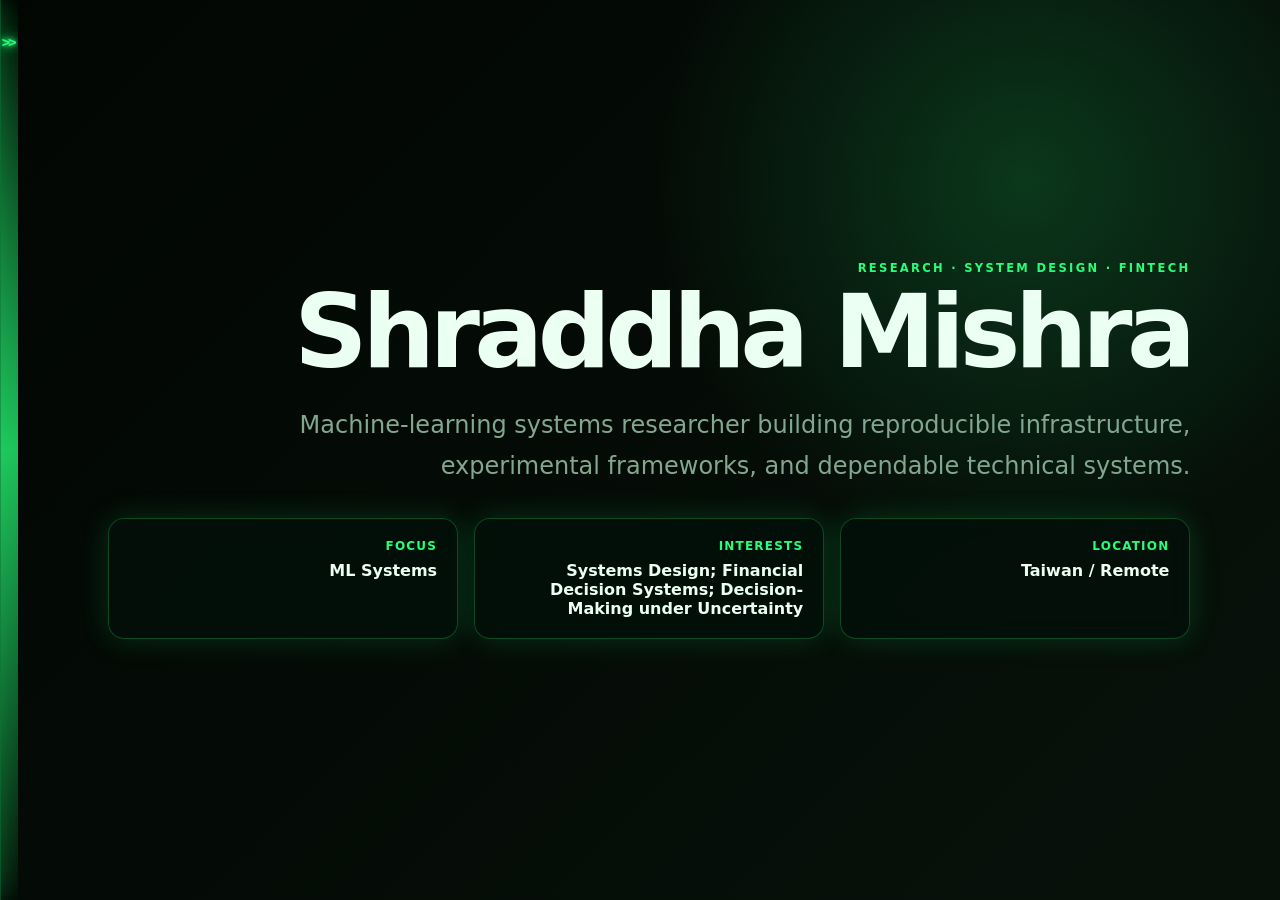
<file: index.html>
<!DOCTYPE html>
<html lang="en" data-theme="dark">
<head>
  <meta charset="UTF-8">

  <meta
    name="viewport"
    content="width=device-width, initial-scale=1.0"
  >

  <title>Shraddha Mishra | ML Systems Researcher &amp; R&D Engineer</title>

  <meta
    name="description"
    content="Digital CV of Shraddha Mishra, an ML systems researcher focused on reproducible AI, MLOps, security, research infrastructure, and autonomous decision-making."
  >

  <meta name="author" content="Shraddha Mishra">

  <!-- Google Search Console ownership (also public/google38ed38b9a0ebe51f.html). Do not remove. -->
  <meta name="google-site-verification" content="gZYfaSVHkVxCFaA2mfjns4F84kzmgoJ8BKmTMx9_9Z4">

  <meta
    name="robots"
    content="index, follow, max-image-preview:large, max-snippet:-1, max-video-preview:-1"
  >

  <link
    rel="canonical"
    href="https://itsshraddhamishra.github.io/"
  >

  <!-- Plain, JavaScript-free copy of the whole CV (generated at build time). -->
  <link
    rel="alternate"
    type="text/html"
    href="https://itsshraddhamishra.github.io/cv.html"
    title="Shraddha Mishra — CV (plain text)"
  >

  <!-- Favicon -->
  <link
    rel="icon"
    type="image/svg+xml"
    href="/favicon.svg"
  >

  <meta name="theme-color" content="#020603">

  <!--
    The site has its own dark and light themes. Tell browsers and dark-mode
    extensions not to repaint it (Dark Reader honours darkreader-lock).
  -->
  <meta name="color-scheme" content="dark light">
  <meta name="darkreader-lock">

  <!-- Open Graph -->
  <meta property="og:type" content="profile">

  <meta
    property="og:title"
    content="Shraddha Mishra | ML Systems Researcher &amp; R&D Engineer"
  >

  <meta
    property="og:description"
    content="Reproducible AI, MLOps, research infrastructure, and dependable machine-learning systems."
  >

  <meta
    property="og:url"
    content="https://itsshraddhamishra.github.io/"
  >

  <meta
    property="og:site_name"
    content="Shraddha Mishra — Digital CV"
  >

  <meta property="og:locale" content="en_US">

  <meta
    property="og:image"
    content="https://itsshraddhamishra.github.io/shraddha-mishra.png"
  >

  <meta
    property="og:image:secure_url"
    content="https://itsshraddhamishra.github.io/shraddha-mishra.png"
  >

  <meta property="og:image:type" content="image/png">
  <meta property="og:image:width" content="391">
  <meta property="og:image:height" content="391">

  <meta
    property="og:image:alt"
    content="Portrait of Shraddha Mishra, machine-learning systems researcher"
  >

  <meta property="profile:first_name" content="Shraddha">
  <meta property="profile:last_name" content="Mishra">

  <!-- X / Twitter -->
  <!-- "summary" suits a square portrait; "summary_large_image" would crop it. -->
  <meta name="twitter:card" content="summary">

  <meta
    name="twitter:title"
    content="Shraddha Mishra | ML Systems Researcher &amp; Research Engineer"
  >

  <meta
    name="twitter:description"
    content="Reproducible AI, MLOps, research infrastructure, and dependable machine-learning systems."
  >

  <meta
    name="twitter:image"
    content="https://itsshraddhamishra.github.io/shraddha-mishra.png"
  >

  <meta
    name="twitter:image:alt"
    content="Portrait of Shraddha Mishra, machine-learning systems researcher"
  >

  <!-- Structured data -->
  <script type="application/ld+json">
  {
    "@context": "https://schema.org",
    "@type": "ProfilePage",
    "@id": "https://itsshraddhamishra.github.io/#profile-page",
    "name": "Shraddha Mishra — Digital CV",
    "url": "https://itsshraddhamishra.github.io/",
    "description": "Digital CV of Shraddha Mishra, an ML systems researcher focused on reproducible AI, MLOps, security, research infrastructure, and autonomous decision-making.",
    "image": "https://itsshraddhamishra.github.io/shraddha-mishra.png",
    "primaryImageOfPage": {
      "@type": "ImageObject",
      "url": "https://itsshraddhamishra.github.io/shraddha-mishra.png",
      "width": 391,
      "height": 391
    },
    "mainEntity": {
      "@type": "Person",
      "@id": "https://itsshraddhamishra.github.io/#shraddha-mishra",
      "name": "Shraddha Mishra",
      "givenName": "Shraddha",
      "familyName": "Mishra",
      "url": "https://itsshraddhamishra.github.io/",
      "image": {
        "@type": "ImageObject",
        "url": "https://itsshraddhamishra.github.io/shraddha-mishra.png",
        "width": 391,
        "height": 391,
        "caption": "Shraddha Mishra"
      },
      "identifier": {
        "@type": "PropertyValue",
        "propertyID": "ORCID",
        "value": "0000-0003-3548-6592"
      },
      "email": "mailto:research@mishra.ai",
      "jobTitle": "Machine Learning Systems Researcher",
      "description": "Machine-learning systems researcher. Former Research Assistant at the Institute of Information Science, Academia Sinica (2023-2026), working on reproducible deep-learning side-channel analysis. Master of Engineering, Tamkang University. Research axis: autonomous, risk-aware decision-making among adaptive and adversarial agents under regime shift, with financial markets as testbed.",
      "homeLocation": {
        "@type": "Place",
        "name": "Taiwan"
      },
      "alumniOf": [
        {
          "@type": "ResearchOrganization",
          "name": "Institute of Information Science, Academia Sinica",
          "url": "https://www.iis.sinica.edu.tw/"
        },
        {
          "@type": "CollegeOrUniversity",
          "name": "Tamkang University"
        },
        {
          "@type": "CollegeOrUniversity",
          "name": "Bhilai Institute of Technology"
        }
      ],
      "subjectOf": {
        "@type": "WebPage",
        "name": "Shraddha Mishra — CV (plain text)",
        "url": "https://itsshraddhamishra.github.io/cv.html"
      },
      "sameAs": [
        "https://github.com/ItsShraddhaMishra",
        "https://www.linkedin.com/in/shraddha-mishra-b25728186/",
        "https://scholar.google.com/citations?user=O5pkUdUAAAAJ&hl=en",
        "https://orcid.org/0000-0003-3548-6592"
      ],
      "knowsAbout": [
        "Machine Learning Systems",
        "Reproducible Research",
        "MLOps",
        "Deep Learning",
        "Side-Channel Analysis",
        "Computer Vision",
        "Quantum Machine Learning",
        "Research Automation",
        "Autonomous Decision-Making",
        "Risk-Aware Decision-Making",
        "Multi-Agent Reinforcement Learning",
        "Machine Learning in Finance"
      ]
    }
  }
  </script>

  <!-- Stylesheets -->
  <script type="module" crossorigin src="/assets/index-B2SsAlXC.js"></script>
  <link rel="stylesheet" crossorigin href="/assets/index-CkmhnDMT.css">
</head>
<body>
  <div id="app">
    <aside
      id="cv-drawer"
      class="cv-drawer"
      aria-label="CV navigation"
      data-i18n-attr="aria-label:ui.navigation"
    >
      <canvas id="matrix-rain" class="matrix-rain" aria-hidden="true"></canvas>
      <div class="drawer-hint" aria-hidden="true">
        <span>&gt;&gt;</span>
      </div>

      <div class="drawer-edge" aria-hidden="true"></div>

      <div class="drawer-content">
        <header class="drawer-header">
          <p class="eyebrow" data-i18n="ui.digitalCv">DIGITAL CV</p>
          <h1>Shraddha Mishra</h1>
        </header>

        <nav
          id="section-menu"
          class="section-menu"
          aria-label="CV sections"
          data-i18n-attr="aria-label:ui.sections"
        ></nav>

        <div class="drawer-actions">
          <a
            class="download-cv"
            href="https://drive.google.com/file/d/1OnJNVDhdoW-UlgqhiFIhcI70sgHljATe/view?usp=sharing"
            target="_blank"
            rel="noopener noreferrer"
            aria-label="Download Her CV"
            title="Download Her CV"
            data-i18n-attr="aria-label:ui.downloadCv,title:ui.downloadCv"
          >
            <svg
              class="download-cv-icon"
              viewBox="0 0 24 24"
              aria-hidden="true"
            >
              <path
                d="M12 3v12m0 0 5-5m-5 5-5-5M5 19h14"
                fill="none"
                stroke="currentColor"
                stroke-width="1.8"
                stroke-linecap="round"
                stroke-linejoin="round"
              />
            </svg>

            <span data-i18n="ui.downloadCv">Download CV</span>
          </a>

          <div class="language-picker">
            <button
              id="language-toggle"
              class="language-toggle"
              type="button"
              aria-haspopup="menu"
              aria-controls="language-menu"
              aria-expanded="false"
              aria-label="Choose language"
              title="Language"
            >
              <svg
                class="language-icon"
                viewBox="0 0 24 24"
                aria-hidden="true"
              >
                <path
                  d="M12 3a9 9 0 1 0 0 18 9 9 0 0 0 0-18ZM3 12h18M12 3c2.6 2.5 3.9 5.5 3.9 9s-1.3 6.5-3.9 9c-2.6-2.5-3.9-5.5-3.9-9S9.4 5.5 12 3Z"
                  fill="none"
                  stroke="currentColor"
                  stroke-width="1.7"
                  stroke-linecap="round"
                  stroke-linejoin="round"
                />
              </svg>
            </button>

            <div
              id="language-menu"
              class="language-menu"
              role="menu"
              aria-label="Choose language"
              hidden
            ></div>
          </div>

          <button
            id="theme-toggle"
            class="theme-toggle"
            type="button"
            aria-label="Switch to light theme"
            title="Toggle Theme"
          >
            <span class="theme-icon" aria-hidden="true">
              <svg
                class="theme-icon-svg"
                viewBox="0 0 24 24"
              >
                <path
                  class="theme-icon-sun"
                  d="M12 7.5a4.5 4.5 0 1 0 0 9 4.5 4.5 0 0 0 0-9ZM12 2v2.2M12 19.8V22M4.93 4.93l1.56 1.56M17.51 17.51l1.56 1.56M2 12h2.2M19.8 12H22M4.93 19.07l1.56-1.56M17.51 6.49l1.56-1.56"
                  fill="none"
                  stroke="currentColor"
                  stroke-width="1.7"
                  stroke-linecap="round"
                />

                <path
                  class="theme-icon-moon"
                  d="M19.2 15.2A8 8 0 0 1 8.8 4.8 8.2 8.2 0 1 0 19.2 15.2Z"
                  fill="none"
                  stroke="currentColor"
                  stroke-width="1.7"
                  stroke-linecap="round"
                  stroke-linejoin="round"
                />
              </svg>
            </span>

            <span id="theme-name" class="theme-name">
              Dark · Green / Black
            </span>
          </button>
        </div>
      </div>
    </aside>

    <!-- Touch handle for the drawer: tap to toggle, or drag it. -->
    <button
      id="drawer-handle"
      class="drawer-handle"
      type="button"
      aria-controls="cv-drawer"
      aria-expanded="false"
      aria-label="Open navigation"
    >
      <svg viewBox="0 0 24 24" aria-hidden="true">
        <path
          d="M6 5l7 7-7 7M13 5l7 7-7 7"
          fill="none"
          stroke="currentColor"
          stroke-width="2.4"
          stroke-linecap="round"
          stroke-linejoin="round"
        />
      </svg>
    </button>

    <main id="main-view" class="main-view" tabindex="-1" aria-live="polite">
      <!-- Replaced by the interactive CV once JavaScript runs. -->
      <noscript>
        <section class="content-panel">
          <h2>Shraddha Mishra</h2>
          <p>
            Machine-learning systems researcher building reproducible infrastructure,
            experimental frameworks, and dependable technical systems.
          </p>
          <p><a href="/cv.html">Read the full CV (plain text version)</a></p>
        </section>
      </noscript>
    </main>
  </div>

  <!-- Cloudflare Web Analytics -->
  <script
    defer
    src="https://static.cloudflareinsights.com/beacon.min.js"
    data-cf-beacon='{"token":"3dc9af63743947daa7bd983aece48f53"}'
  ></script>
  <!-- End Cloudflare Web Analytics -->
</body>
</html>
</file>
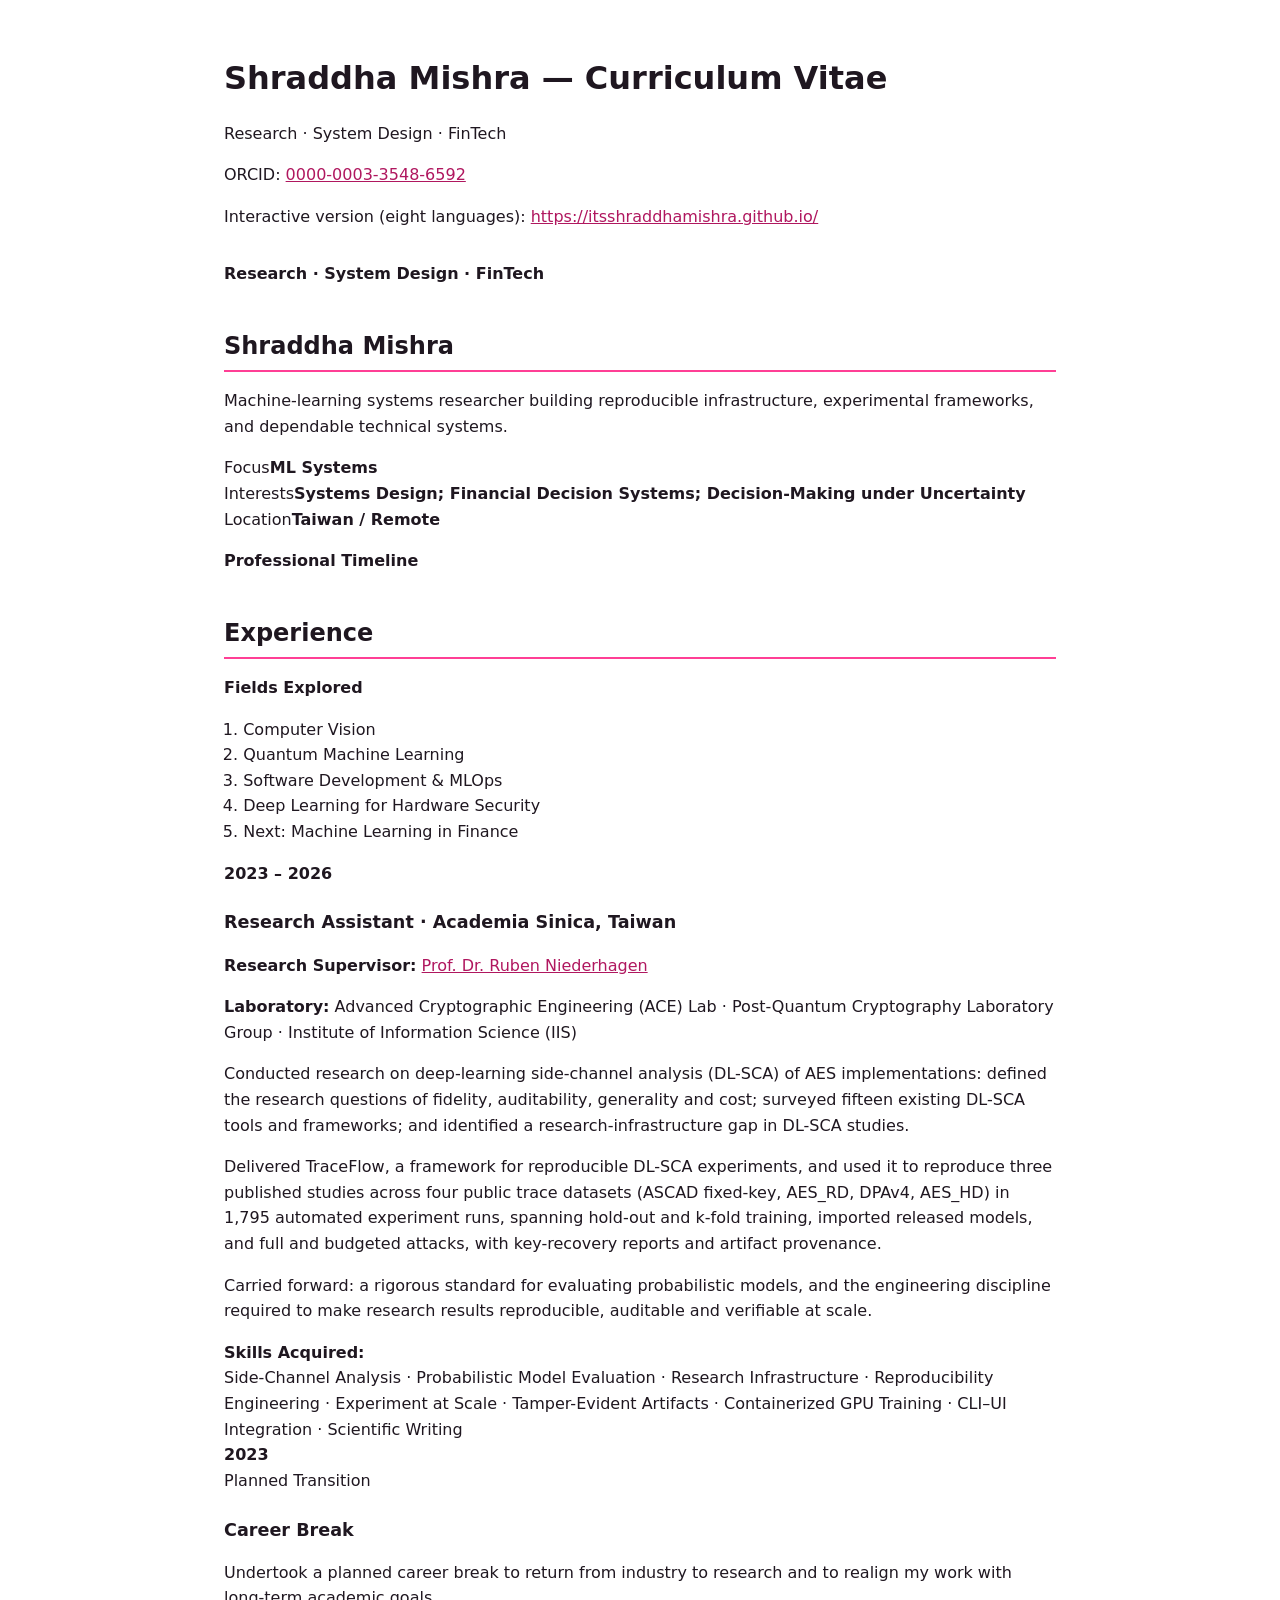
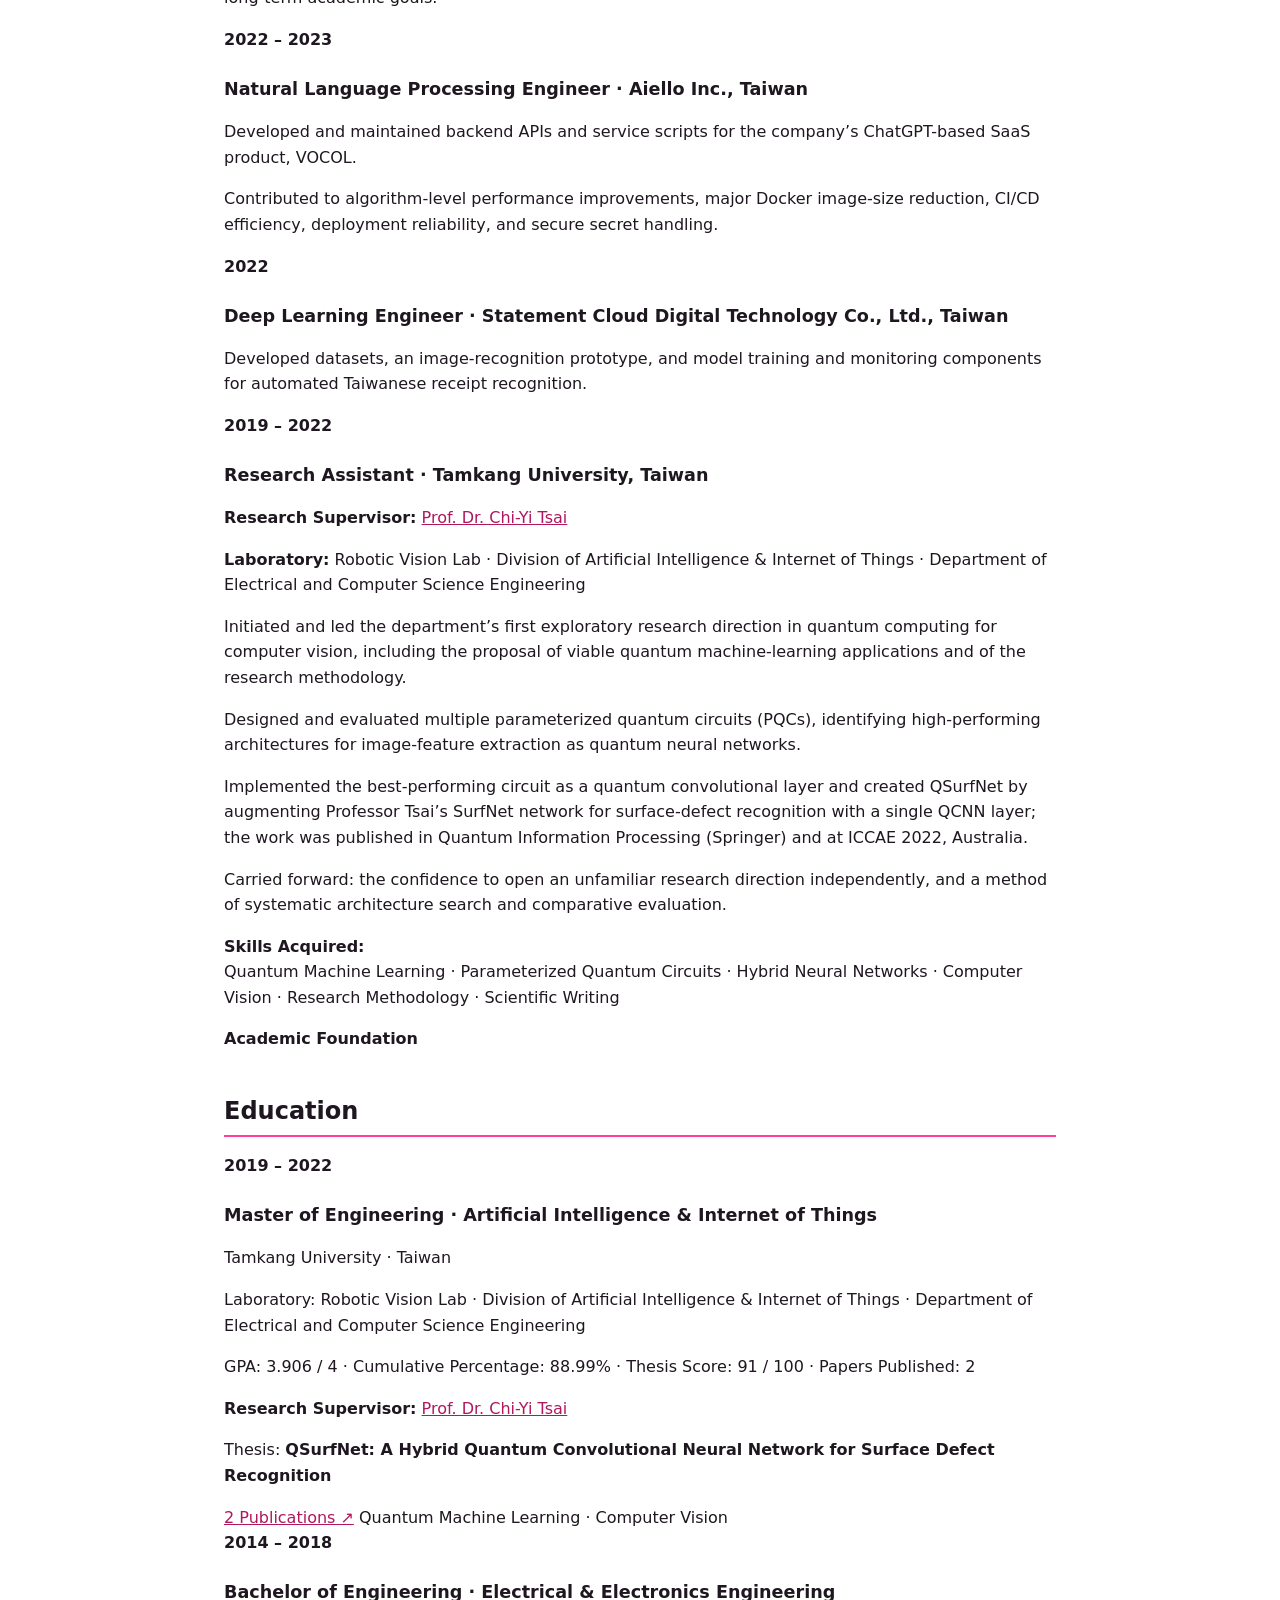
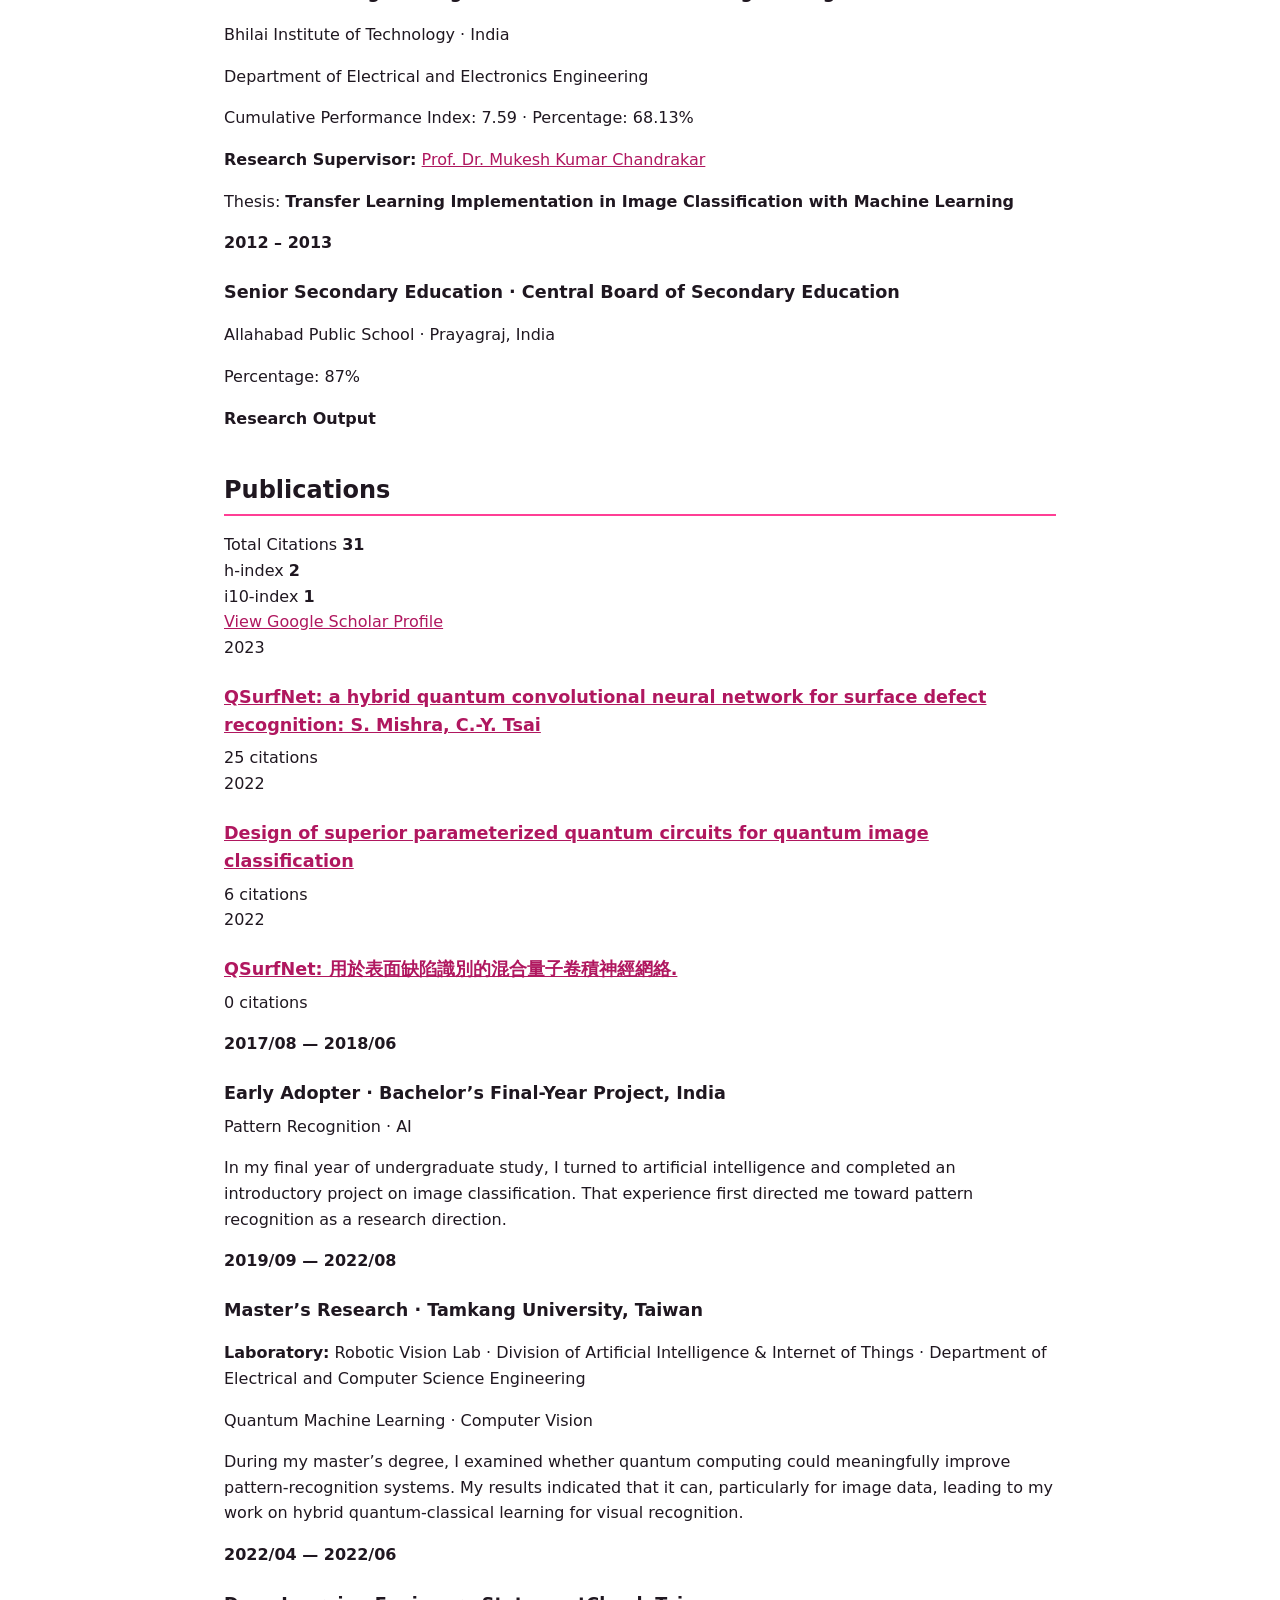
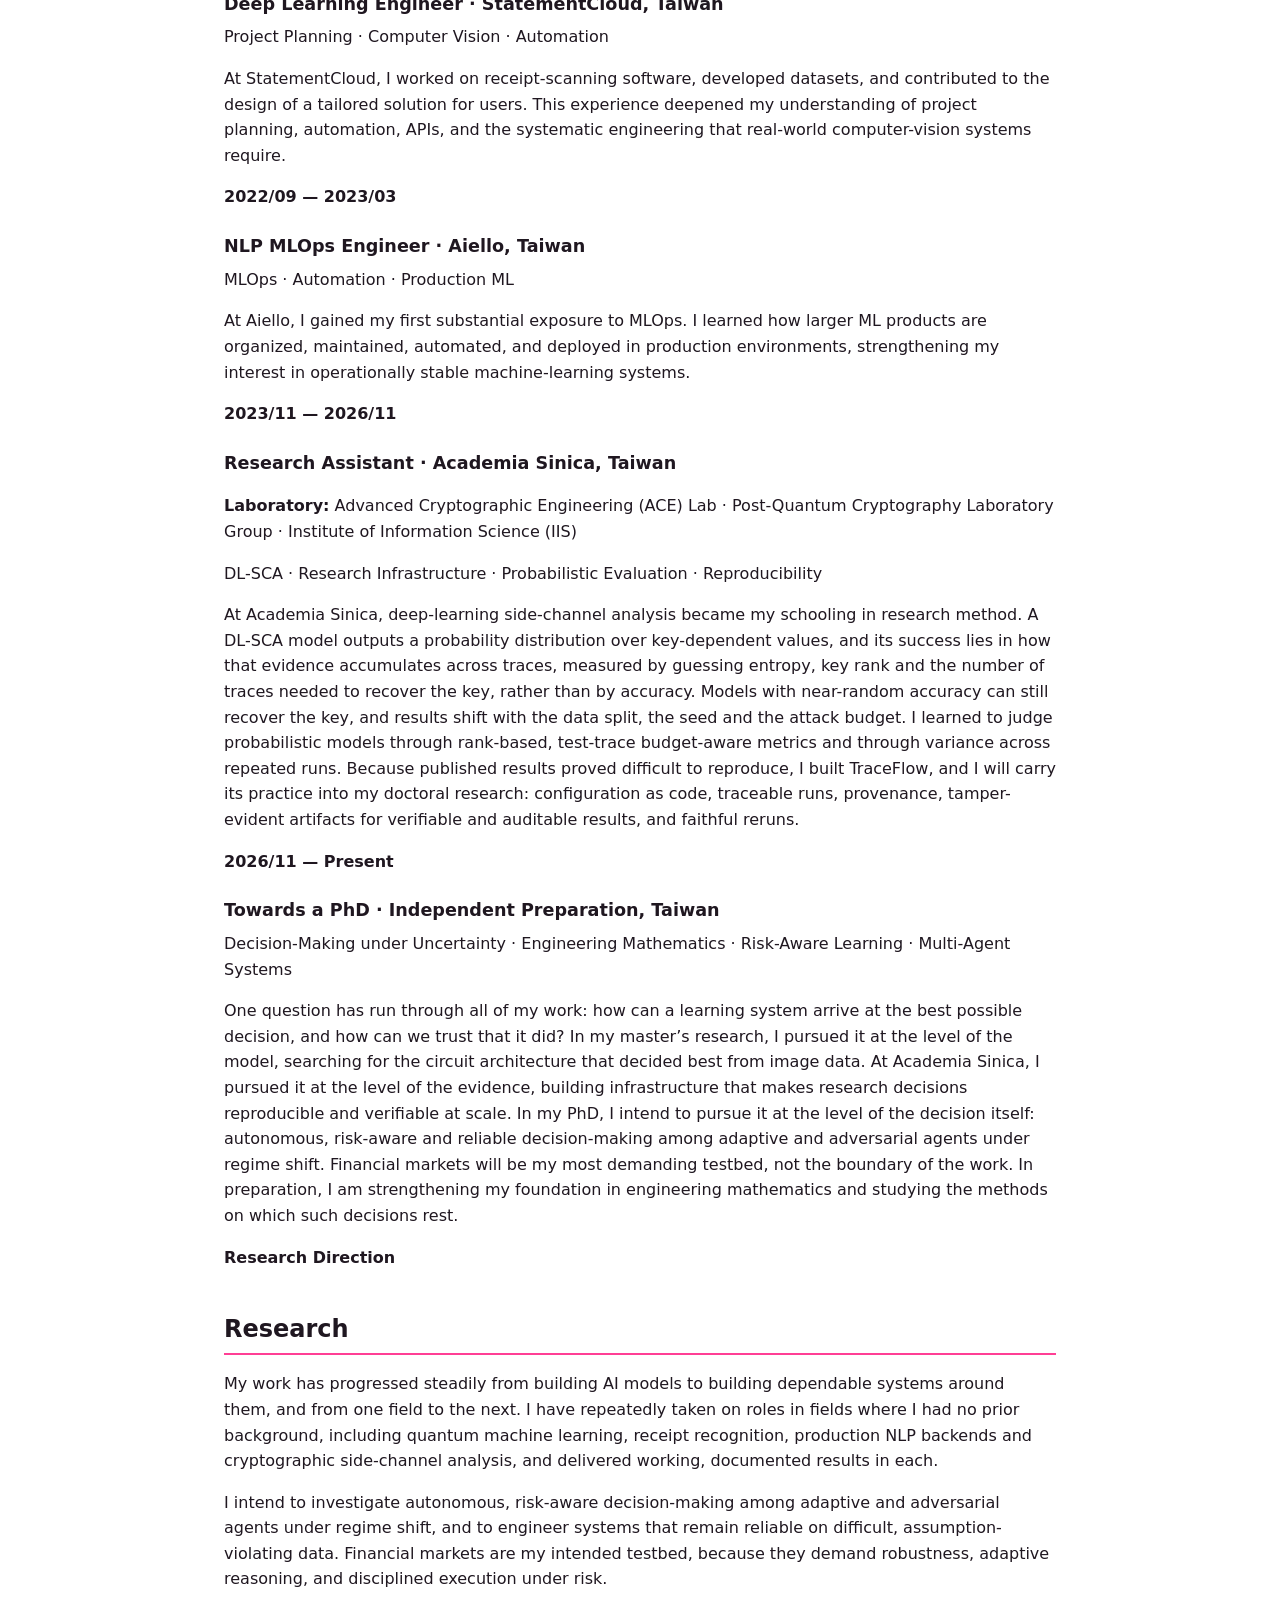
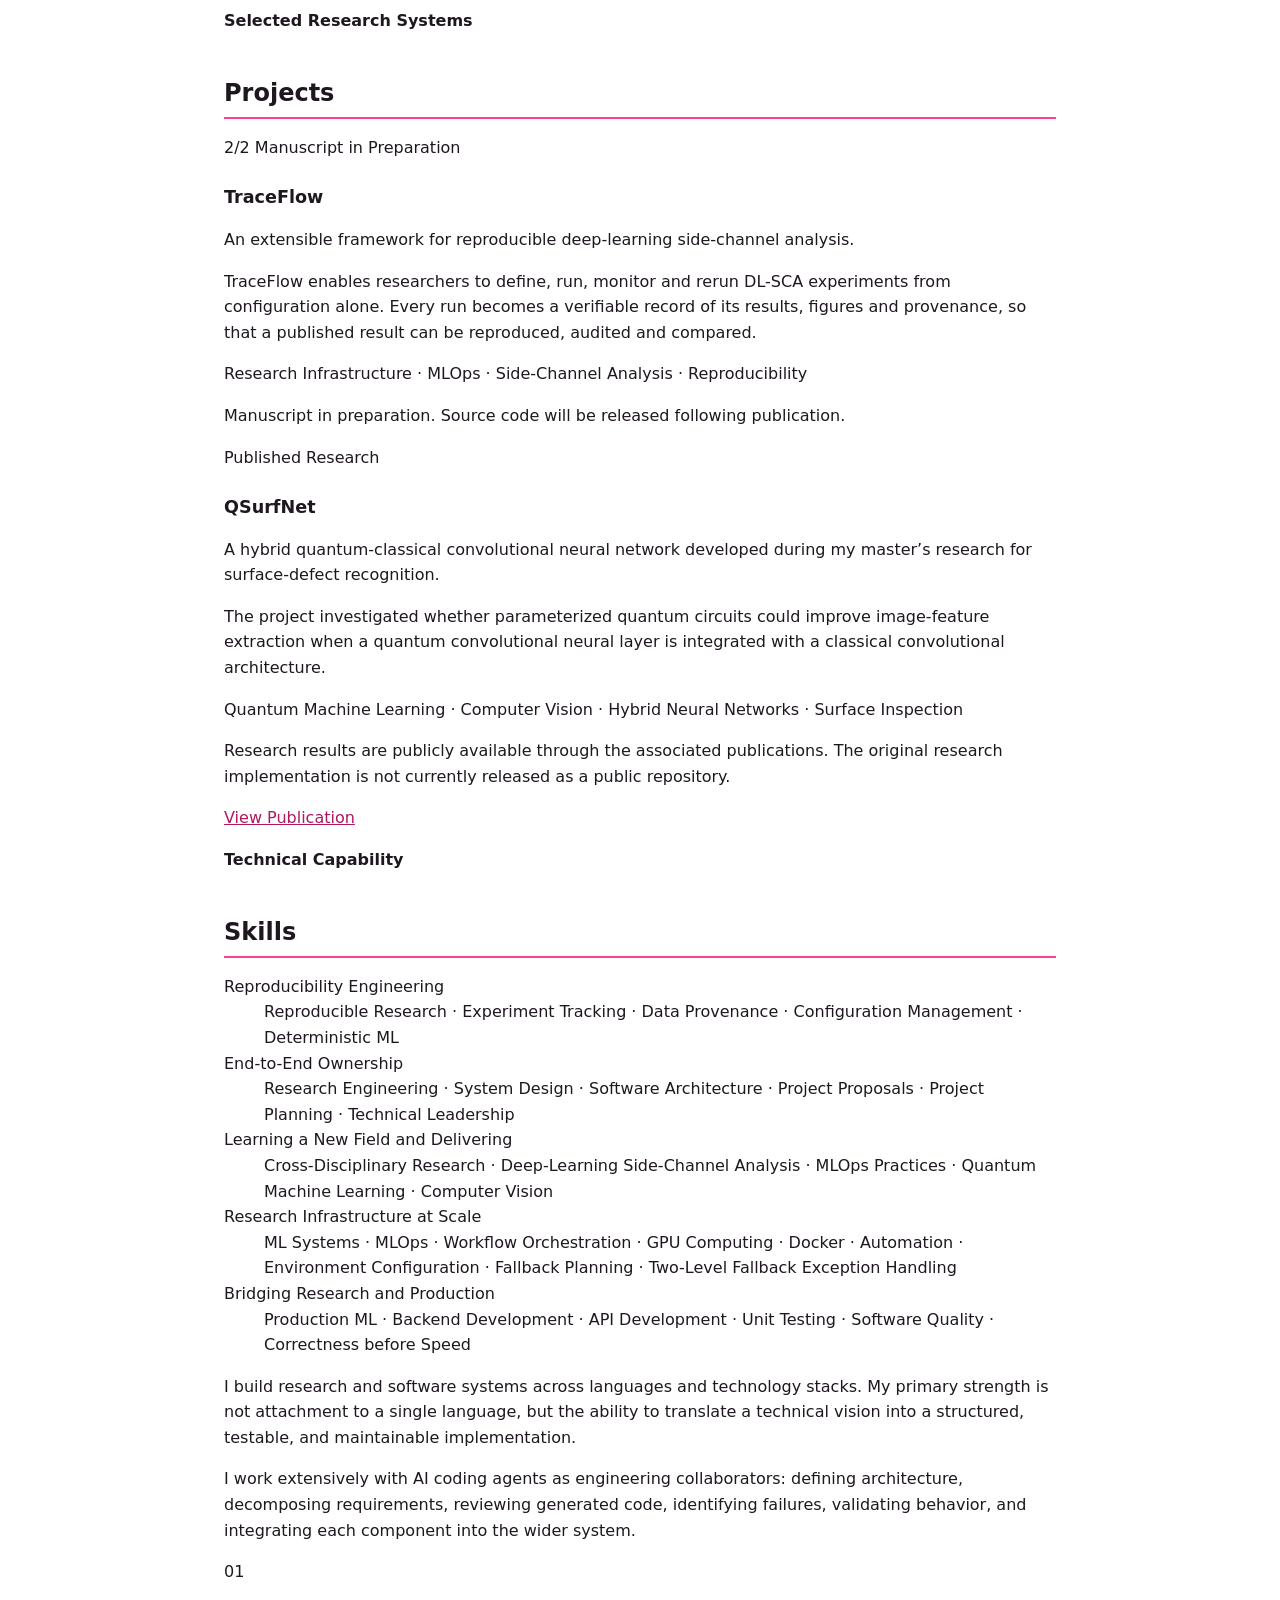
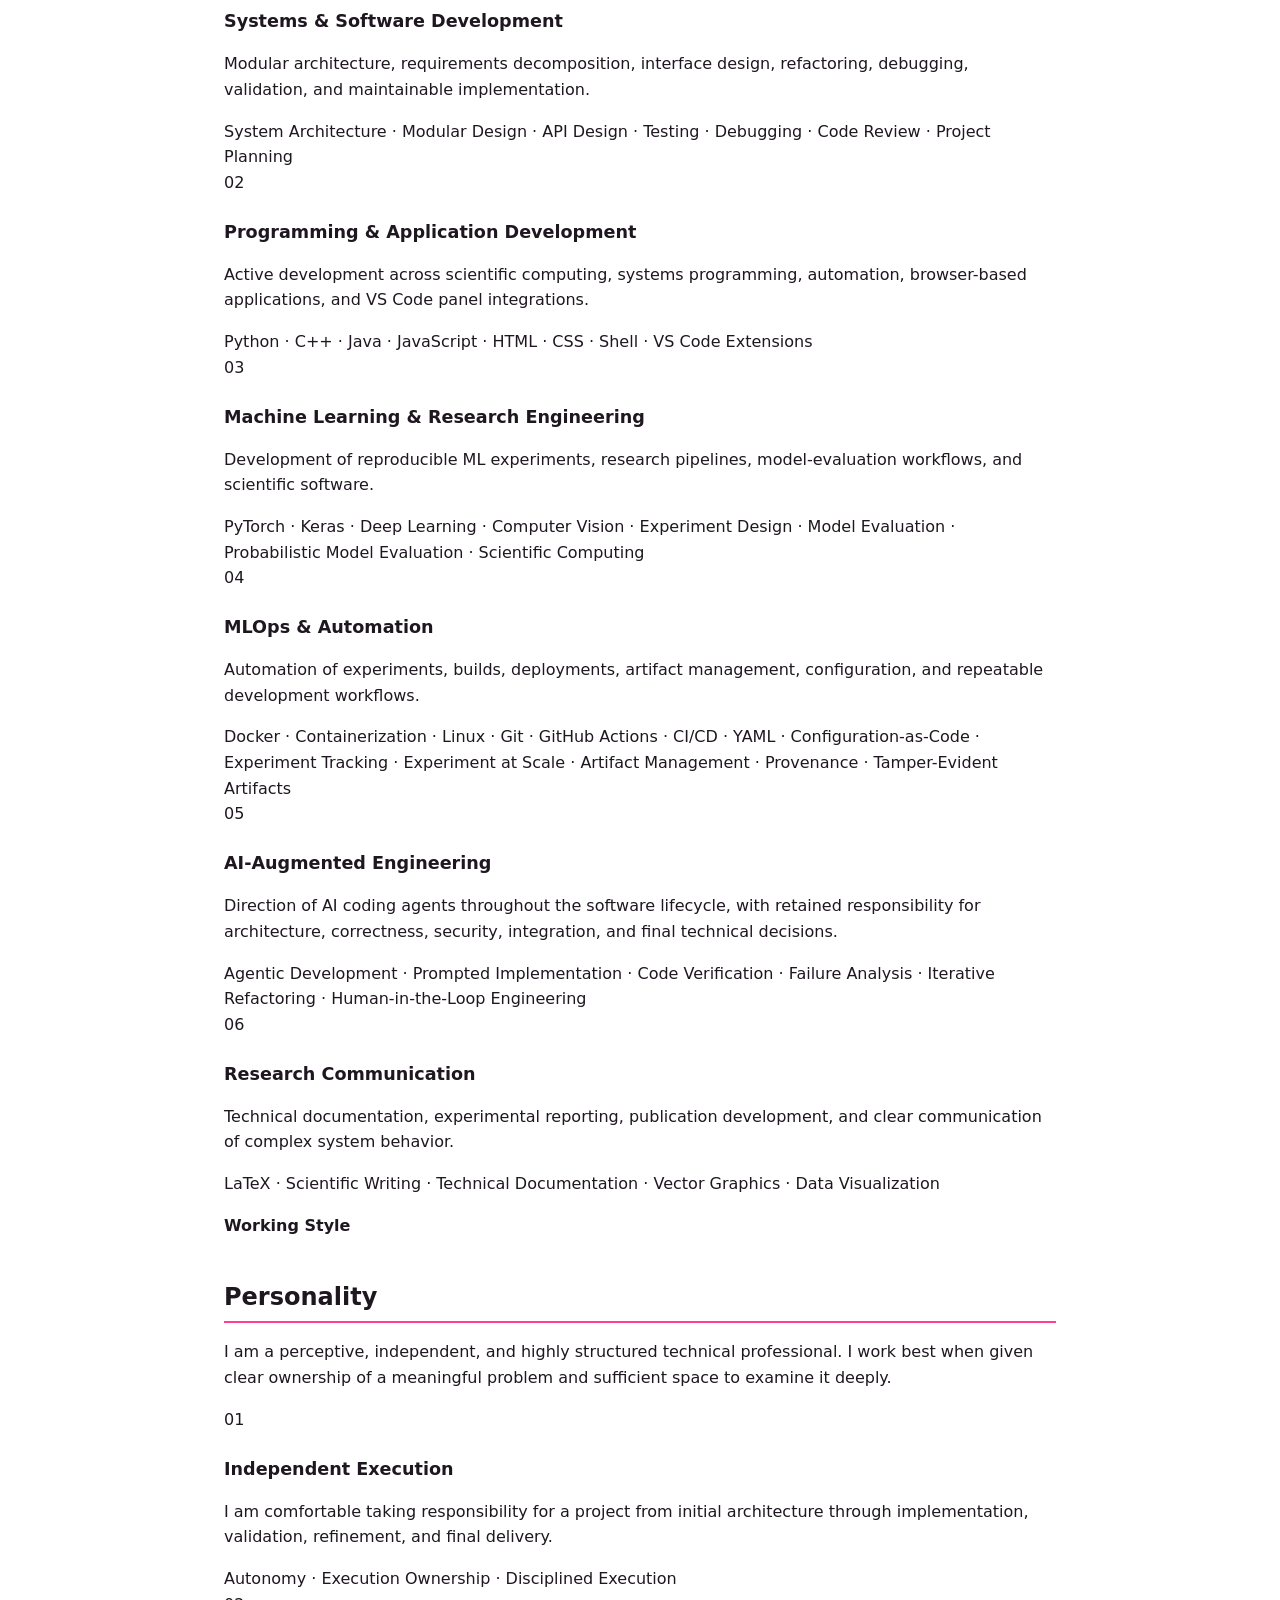
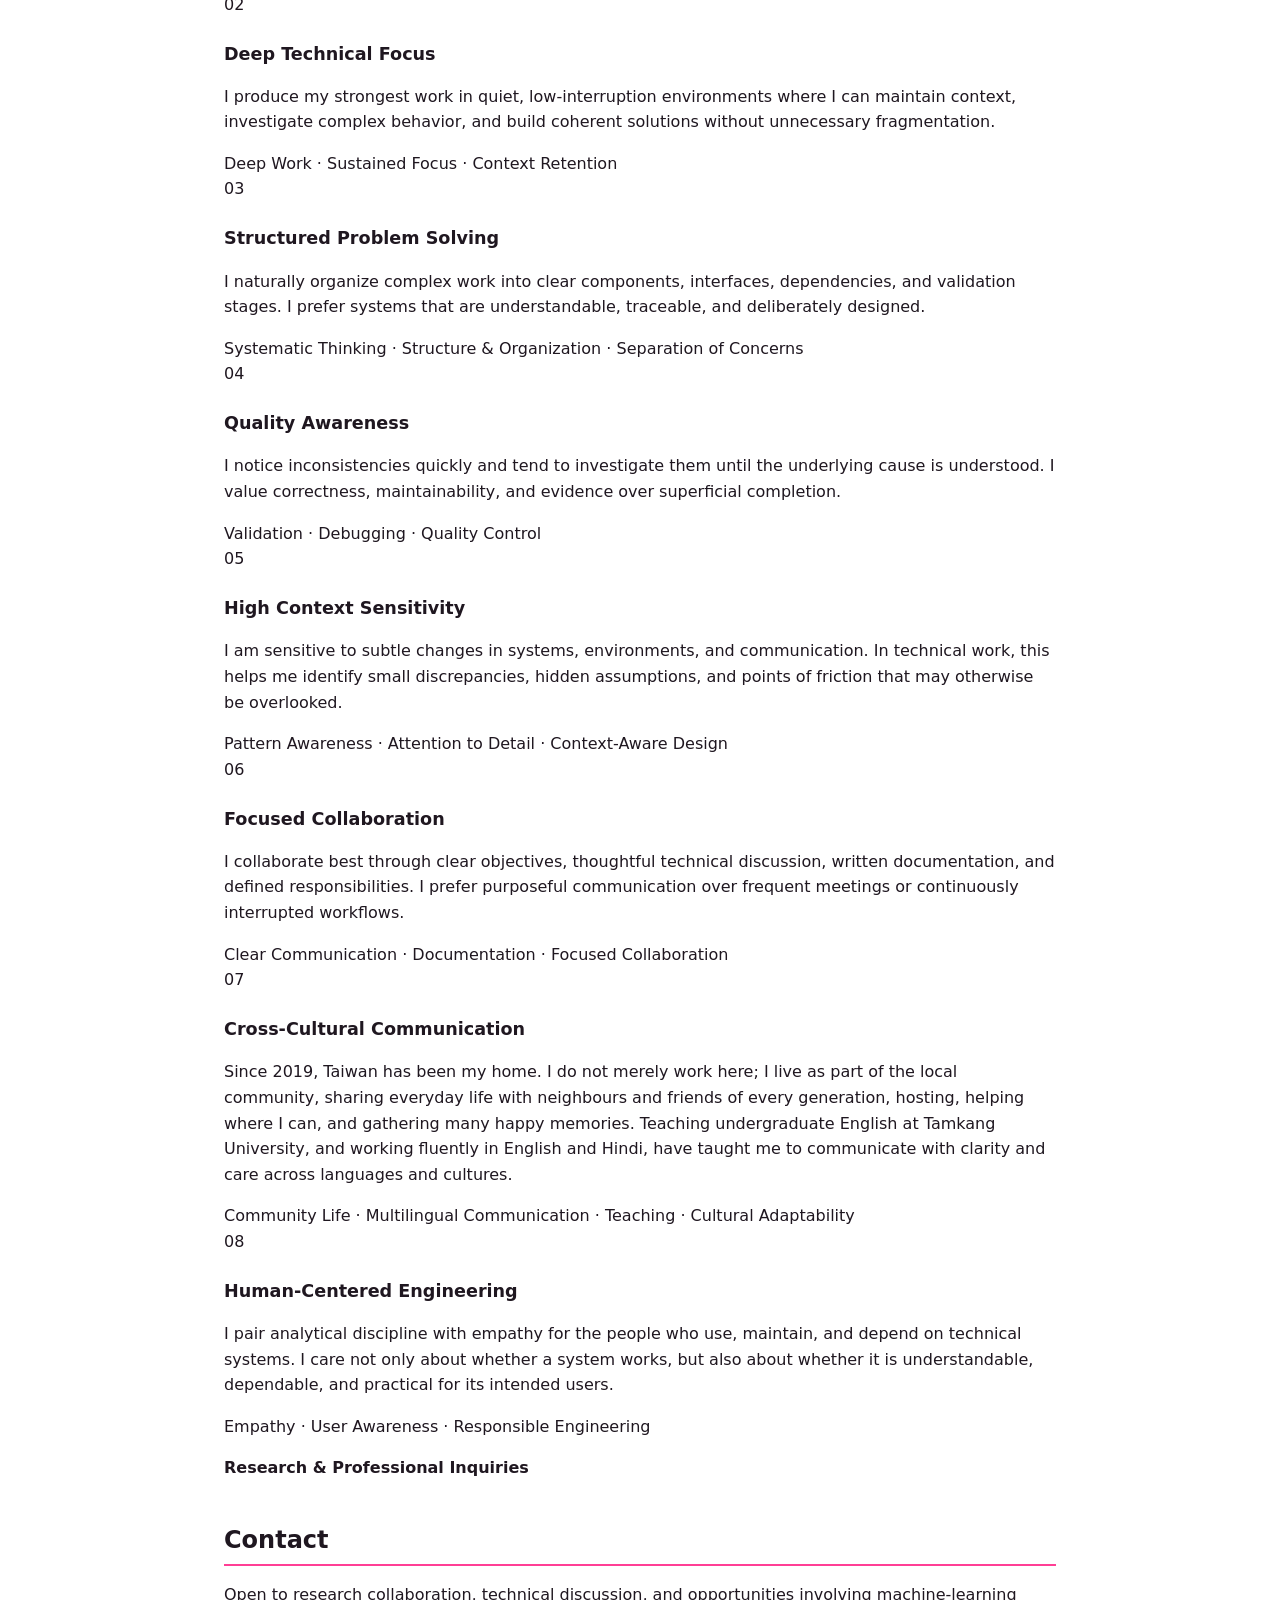
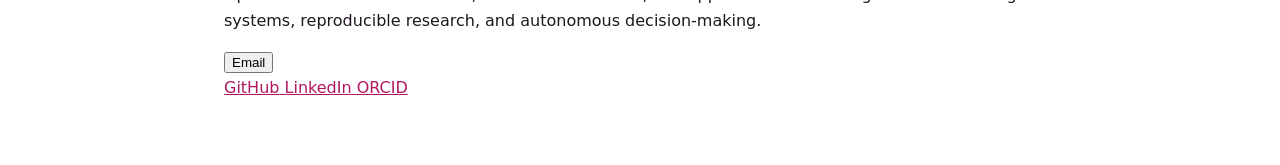
<file: cv.html>
<!DOCTYPE html>
<html lang="en">
<head>
  <meta charset="UTF-8">
  <meta name="viewport" content="width=device-width, initial-scale=1.0">
  <title>Shraddha Mishra — CV | Machine Learning Systems Researcher</title>
  <meta name="description" content="Curriculum vitae of Shraddha Mishra, machine-learning systems researcher: reproducible ML infrastructure, deep-learning side-channel analysis (Academia Sinica), quantum machine learning (Tamkang University), MLOps and risk-aware decision-making.">
  <meta name="author" content="Shraddha Mishra">
  <meta name="robots" content="index, follow, max-image-preview:large, max-snippet:-1">
  <link rel="canonical" href="https://itsshraddhamishra.github.io/cv.html">
  <link rel="icon" type="image/svg+xml" href="/favicon.svg">
  <meta property="og:type" content="profile">
  <meta property="og:title" content="Shraddha Mishra — CV | Machine Learning Systems Researcher">
  <meta property="og:description" content="Curriculum vitae of Shraddha Mishra, machine-learning systems researcher: reproducible ML infrastructure, deep-learning side-channel analysis (Academia Sinica), quantum machine learning (Tamkang University), MLOps and risk-aware decision-making.">
  <meta property="og:url" content="https://itsshraddhamishra.github.io/cv.html">
  <meta property="og:image" content="https://itsshraddhamishra.github.io/shraddha-mishra.png">
  <meta property="og:image:width" content="391">
  <meta property="og:image:height" content="391">
  <meta property="og:image:alt" content="Portrait of Shraddha Mishra, machine-learning systems researcher">
  <meta name="twitter:card" content="summary">
  <meta name="twitter:image" content="https://itsshraddhamishra.github.io/shraddha-mishra.png">
  <meta name="color-scheme" content="light dark">
  <script type="application/ld+json">{"@context":"https://schema.org","@type":"ProfilePage","url":"https://itsshraddhamishra.github.io/cv.html","image":"https://itsshraddhamishra.github.io/shraddha-mishra.png","primaryImageOfPage":{"@type":"ImageObject","url":"https://itsshraddhamishra.github.io/shraddha-mishra.png","width":391,"height":391},"mainEntity":{"@type":"Person","@id":"https://itsshraddhamishra.github.io/#shraddha-mishra","name":"Shraddha Mishra","jobTitle":"Machine Learning Systems Researcher","url":"https://itsshraddhamishra.github.io/","image":"https://itsshraddhamishra.github.io/shraddha-mishra.png","identifier":{"@type":"PropertyValue","propertyID":"ORCID","value":"0000-0003-3548-6592"},"sameAs":["https://github.com/ItsShraddhaMishra","https://www.linkedin.com/in/shraddha-mishra-b25728186/","https://scholar.google.com/citations?user=O5pkUdUAAAAJ&hl=en","https://orcid.org/0000-0003-3548-6592"]}}</script>
  <style>
    body { max-width: 52rem; margin: 0 auto; padding: 2rem 1rem 4rem;
           font-family: system-ui, -apple-system, "Segoe UI", sans-serif;
           line-height: 1.6; color: #1f1720; background: #fff; }
    a { color: #b0175f; }
    h1 { font-size: 2rem; margin-bottom: 0.25rem; }
    h2 { font-size: 1.5rem; margin: 2.5rem 0 1rem; padding-bottom: 0.3rem;
         border-bottom: 2px solid #ff3f95; }
    h3 { font-size: 1.1rem; margin: 1.4rem 0 0.4rem; }
    .cv-part { margin-top: 1rem; }
    .section-kicker, .career-year, .education-year, .journey-date,
    .career-field, .career-meta-label, .field-path-label { font-weight: 600; }
    .career-dot, .education-dot, .journey-path, .journey-index,
    .field-arrow, .status-dot, .field-strip { display: none; }
    ol, ul { padding-left: 1.2rem; }
    .interactive { margin: 0.5rem 0 2rem; }
    @media (prefers-color-scheme: dark) {
      body { color: #ecfff3; background: #020603; }
      a { color: #28ff78; }
      h2 { border-color: #28ff78; }
    }
  </style>
</head>
<body>
  <header class="cv-header">
    <h1>Shraddha Mishra — Curriculum Vitae</h1>
    <p>Research · System Design · FinTech</p>
    <p>ORCID: <a href="https://orcid.org/0000-0003-3548-6592">0000-0003-3548-6592</a></p>
  </header>
  <p class="interactive">
    Interactive version (eight languages): <a href="https://itsshraddhamishra.github.io/">https://itsshraddhamishra.github.io/</a>
  </p>
  <main>

  <div id="profile" class="cv-part">
    
    <section class="content-panel hero-panel">
      <p class="section-kicker">Research · System Design · FinTech</p>
      <h2 dir="ltr">Shraddha Mishra</h2>
      <p class="hero-copy">Machine-learning systems researcher building reproducible infrastructure, experimental frameworks, and dependable technical systems.</p>
      <div class="signal-grid">
        <article><span>Focus</span><strong>ML Systems</strong></article>
        <article><span>Interests</span><strong>Systems Design; Financial Decision Systems; Decision-Making under Uncertainty</strong></article>
        <article><span>Location</span><strong>Taiwan / Remote</strong></article>
      </div>
    </section>
  
  </div>

  <div id="experience" class="cv-part">
    
    <section class="content-panel experience-panel">
      <header class="experience-heading">
        <p class="section-kicker">Professional Timeline</p>
        <h2>Experience</h2>

        <div class="field-path">
          <p class="field-path-label">Fields Explored</p>
          <ol>
            
            <li class="field-chip" data-field="0">Computer Vision</li>
            <li class="field-arrow" aria-hidden="true">↓</li>
            <li class="field-chip" data-field="1">Quantum Machine Learning</li>
            <li class="field-arrow" aria-hidden="true">↓</li>
            <li class="field-chip" data-field="2">Software Development &amp; MLOps</li>
            <li class="field-arrow" aria-hidden="true">↓</li>
            <li class="field-chip" data-field="3">Deep Learning for Hardware Security</li>
            <li class="field-arrow" aria-hidden="true">↓</li>
            <li class="field-chip field-path-next">
              <span>Next:</span>
              Machine Learning in Finance
            </li>
          </ol>
        </div>
      </header>

      <div class="career-timeline">
        <span class="field-strip-sentinel" aria-hidden="true"></span>
        
        
        <article
          class="career-entry"
          data-fields="3 2"
        >
          <div class="career-marker">
            <span class="career-year">2023 – 2026</span>
            <span class="career-dot"></span>
          </div>

          <div class="career-details">
            

            <h3>
              Research Assistant
              <span>· Academia Sinica, Taiwan</span>
            </h3>

            
            <p class="career-meta">
              <span class="career-meta-label">Research Supervisor:</span>
              <a
                href="https://scholar.google.com/citations?user=mPNOzDAAAAAJ&hl=en"
                target="_blank"
                rel="noopener noreferrer"
                dir="ltr"
              >Prof. Dr. Ruben Niederhagen</a>
            </p>

            
            <p class="career-meta">
              <span class="career-meta-label">Laboratory:</span>
              Advanced Cryptographic Engineering (ACE) Lab · Post-Quantum Cryptography Laboratory Group · Institute of Information Science (IIS)
            </p>

            <p>Conducted research on deep-learning side-channel analysis (DL-SCA) of AES implementations: defined the research questions of fidelity, auditability, generality and cost; surveyed fifteen existing DL-SCA tools and frameworks; and identified a research-infrastructure gap in DL-SCA studies.</p><p>Delivered TraceFlow, a framework for reproducible DL-SCA experiments, and used it to reproduce three published studies across four public trace datasets (ASCAD fixed-key, AES_RD, DPAv4, AES_HD) in 1,795 automated experiment runs, spanning hold-out and k-fold training, imported released models, and full and budgeted attacks, with key-recovery reports and artifact provenance.</p>
            <p class="career-carried"><span class="career-carried-label">Carried forward:</span> a rigorous standard for evaluating probabilistic models, and the engineering discipline required to make research results reproducible, auditable and verifiable at scale.</p>

            
            <div class="career-skills">
              <span class="career-meta-label">Skills Acquired:</span>
              <div class="career-skill-tags"><span>Side-Channel Analysis</span> · <span>Probabilistic Model Evaluation</span> · <span>Research Infrastructure</span> · <span>Reproducibility Engineering</span> · <span>Experiment at Scale</span> · <span>Tamper-Evident Artifacts</span> · <span>Containerized GPU Training</span> · <span>CLI–UI Integration</span> · <span>Scientific Writing</span></div>
            </div>
          </div>
        </article>
        <article
          class="career-entry career-break"
          data-fields=""
        >
          <div class="career-marker">
            <span class="career-year">2023</span>
            <span class="career-dot"></span>
          </div>

          <div class="career-details">
            <span class="career-break-label">Planned Transition</span>

            <h3>
              Career Break
              
            </h3>

            

            

            <p>Undertook a planned career break to return from industry to research and to realign my work with long-term academic goals.</p>

            
          </div>
        </article>
        <article
          class="career-entry"
          data-fields="2"
        >
          <div class="career-marker">
            <span class="career-year">2022 – 2023</span>
            <span class="career-dot"></span>
          </div>

          <div class="career-details">
            

            <h3>
              Natural Language Processing Engineer
              <span>· Aiello Inc., Taiwan</span>
            </h3>

            

            

            <p>Developed and maintained backend APIs and service scripts for the company’s ChatGPT-based SaaS product, VOCOL.</p><p>Contributed to algorithm-level performance improvements, major Docker image-size reduction, CI/CD efficiency, deployment reliability, and secure secret handling.</p>

            
          </div>
        </article>
        <article
          class="career-entry"
          data-fields="0 2"
        >
          <div class="career-marker">
            <span class="career-year">2022</span>
            <span class="career-dot"></span>
          </div>

          <div class="career-details">
            

            <h3>
              Deep Learning Engineer
              <span>· Statement Cloud Digital Technology Co., Ltd., Taiwan</span>
            </h3>

            

            

            <p>Developed datasets, an image-recognition prototype, and model training and monitoring components for automated Taiwanese receipt recognition.</p>

            
          </div>
        </article>
        <article
          class="career-entry"
          data-fields="1 0"
        >
          <div class="career-marker">
            <span class="career-year">2019 – 2022</span>
            <span class="career-dot"></span>
          </div>

          <div class="career-details">
            

            <h3>
              Research Assistant
              <span>· Tamkang University, Taiwan</span>
            </h3>

            
            <p class="career-meta">
              <span class="career-meta-label">Research Supervisor:</span>
              <a
                href="https://scholar.google.com/citations?user=WbEw0RQAAAAJ&hl=en"
                target="_blank"
                rel="noopener noreferrer"
                dir="ltr"
              >Prof. Dr. Chi-Yi Tsai</a>
            </p>

            
            <p class="career-meta">
              <span class="career-meta-label">Laboratory:</span>
              Robotic Vision Lab · Division of Artificial Intelligence &amp; Internet of Things · Department of Electrical and Computer Science Engineering
            </p>

            <p>Initiated and led the department’s first exploratory research direction in quantum computing for computer vision, including the proposal of viable quantum machine-learning applications and of the research methodology.</p><p>Designed and evaluated multiple parameterized quantum circuits (PQCs), identifying high-performing architectures for image-feature extraction as quantum neural networks.</p><p>Implemented the best-performing circuit as a quantum convolutional layer and created QSurfNet by augmenting Professor Tsai’s SurfNet network for surface-defect recognition with a single QCNN layer; the work was published in Quantum Information Processing (Springer) and at ICCAE 2022, Australia.</p>
            <p class="career-carried"><span class="career-carried-label">Carried forward:</span> the confidence to open an unfamiliar research direction independently, and a method of systematic architecture search and comparative evaluation.</p>

            
            <div class="career-skills">
              <span class="career-meta-label">Skills Acquired:</span>
              <div class="career-skill-tags"><span>Quantum Machine Learning</span> · <span>Parameterized Quantum Circuits</span> · <span>Hybrid Neural Networks</span> · <span>Computer Vision</span> · <span>Research Methodology</span> · <span>Scientific Writing</span></div>
            </div>
          </div>
        </article>
      </div>
    </section>
  
  </div>

  <div id="education" class="cv-part">
    
    <section class="content-panel education-panel">
      <header class="education-heading">
        <p class="section-kicker">Academic Foundation</p>
        <h2>Education</h2>
      </header>

      <div class="education-timeline">
        
        <article class="education-entry">
          <div class="education-marker">
            <span class="education-year">2019 – 2022</span>
            <span class="education-dot"></span>
          </div>

          <div class="education-details">
            <h3>
              Master of Engineering
              <span>· Artificial Intelligence &amp; Internet of Things</span>
            </h3>

            <p class="education-institution">Tamkang University · Taiwan</p>

            <p>Laboratory: Robotic Vision Lab · Division of Artificial Intelligence &amp; Internet of Things · Department of Electrical and Computer Science Engineering</p><p>GPA: 3.906 / 4 · Cumulative Percentage: 88.99% · Thesis Score: 91 / 100 · Papers Published: 2</p>

            
            <p class="education-meta">
              <span class="career-meta-label">Research Supervisor:</span>
              <a href="https://scholar.google.com/citations?user=WbEw0RQAAAAJ&hl=en" target="_blank" rel="noopener noreferrer" dir="ltr">Prof. Dr. Chi-Yi Tsai</a>
            </p>

            
            <p>
              Thesis:
              <strong dir="ltr">QSurfNet: A Hybrid Quantum Convolutional Neural Network for Surface Defect Recognition</strong>
            </p>

            
            <div class="education-highlights">
              
              <a
                href="https://scholar.google.com/citations?user=O5pkUdUAAAAJ&hl=en"
                target="_blank"
                rel="noopener noreferrer"
                title="Open Google Scholar profile"
              >2 Publications ↗</a>
              <span>Quantum Machine Learning</span> · <span>Computer Vision</span>
            </div>
          </div>
        </article>
        <article class="education-entry">
          <div class="education-marker">
            <span class="education-year">2014 – 2018</span>
            <span class="education-dot"></span>
          </div>

          <div class="education-details">
            <h3>
              Bachelor of Engineering
              <span>· Electrical &amp; Electronics Engineering</span>
            </h3>

            <p class="education-institution">Bhilai Institute of Technology · India</p>

            <p>Department of Electrical and Electronics Engineering</p><p>Cumulative Performance Index: 7.59 · Percentage: 68.13%</p>

            
            <p class="education-meta">
              <span class="career-meta-label">Research Supervisor:</span>
              <a href="https://scholar.google.com/citations?user=r7OcorcAAAAJ&hl=en" target="_blank" rel="noopener noreferrer" dir="ltr">Prof. Dr. Mukesh Kumar Chandrakar</a>
            </p>

            
            <p>
              Thesis:
              <strong dir="ltr">Transfer Learning Implementation in Image Classification with Machine Learning</strong>
            </p>

            
          </div>
        </article>
        <article class="education-entry education-school">
          <div class="education-marker">
            <span class="education-year">2012 – 2013</span>
            <span class="education-dot"></span>
          </div>

          <div class="education-details">
            <h3>
              Senior Secondary Education
              <span>· Central Board of Secondary Education</span>
            </h3>

            <p class="education-institution">Allahabad Public School · Prayagraj, India</p>

            <p>Percentage: 87%</p>

            

            

            
          </div>
        </article>
      </div>
    </section>
  
  </div>

  <div id="publications" class="cv-part">
    
      <section class="content-panel publications-panel">
        <header class="publications-heading">
          <p class="section-kicker">Research Output</p>
          <h2>Publications</h2>

          
    <div class="scholar-metrics">
      <article>
        <span>Total Citations</span>
        <strong>31</strong>
      </article>

      <article>
        <span dir="ltr">h-index</span>
        <strong>2</strong>
      </article>

      <article>
        <span dir="ltr">i10-index</span>
        <strong>1</strong>
      </article>
    </div>
  
          
    <a
      class="scholar-profile-link"
      href="https://scholar.google.com/citations?user=O5pkUdUAAAAJ&amp;hl=en"
      target="_blank"
      rel="noopener noreferrer"
    >
      View Google Scholar Profile
    </a>
  
        </header>

        <div class="publication-list">
          
    <article class="publication-entry">
      <span class="publication-index">2023</span>

      <div class="publication-details">
        <h3 dir="auto">
      <a
        href="https://scholar.google.com/citations?view_op=view_citation&amp;hl=en&amp;user=O5pkUdUAAAAJ&amp;citation_for_view=O5pkUdUAAAAJ%3A9yKSN-GCB0IC"
        target="_blank"
        rel="noopener noreferrer"
      >
        QSurfNet: a hybrid quantum convolutional neural network for surface defect recognition: S. Mishra, C.-Y. Tsai
      </a>
    </h3>

        <div class="publication-meta">
          <span>25 citations</span>
        </div>
      </div>
    </article>
  
    <article class="publication-entry">
      <span class="publication-index">2022</span>

      <div class="publication-details">
        <h3 dir="auto">
      <a
        href="https://scholar.google.com/citations?view_op=view_citation&amp;hl=en&amp;user=O5pkUdUAAAAJ&amp;citation_for_view=O5pkUdUAAAAJ%3Ad1gkVwhDpl0C"
        target="_blank"
        rel="noopener noreferrer"
      >
        Design of superior parameterized quantum circuits for quantum image classification
      </a>
    </h3>

        <div class="publication-meta">
          <span>6 citations</span>
        </div>
      </div>
    </article>
  
    <article class="publication-entry">
      <span class="publication-index">2022</span>

      <div class="publication-details">
        <h3 dir="auto">
      <a
        href="https://scholar.google.com/citations?view_op=view_citation&amp;hl=en&amp;user=O5pkUdUAAAAJ&amp;citation_for_view=O5pkUdUAAAAJ%3AqjMakFHDy7sC"
        target="_blank"
        rel="noopener noreferrer"
      >
        QSurfNet: 用於表面缺陷識別的混合量子卷積神經網絡.
      </a>
    </h3>

        <div class="publication-meta">
          <span>0 citations</span>
        </div>
      </div>
    </article>
  
        </div>
      </section>
    
  </div>

  <div id="research" class="cv-part">
    
    <section class="content-panel research-panel">
      <div class="research-journey">
        <div class="journey-map">
          
          <article class="journey-entry">
            <div class="journey-range">
              <span class="journey-index">01</span>
              <span class="journey-date">2017/08 — 2018/06</span>
            </div>

            <div class="journey-path" aria-hidden="true"></div>

            <div class="journey-body">
              <h3>Early Adopter <span>· Bachelor’s Final-Year Project, India</span></h3>
              
              <div class="journey-tags">
                <span>Pattern Recognition</span> · <span>AI</span>
              </div>
              <p>In my final year of undergraduate study, I turned to artificial intelligence and completed an introductory project on image classification. That experience first directed me toward pattern recognition as a research direction.</p>
            </div>
          </article>
          <article class="journey-entry">
            <div class="journey-range">
              <span class="journey-index">02</span>
              <span class="journey-date">2019/09 — 2022/08</span>
            </div>

            <div class="journey-path" aria-hidden="true"></div>

            <div class="journey-body">
              <h3>Master’s Research <span>· Tamkang University, Taiwan</span></h3>
              
              <p class="journey-lab">
                <span class="career-meta-label">Laboratory:</span>
                Robotic Vision Lab · Division of Artificial Intelligence &amp; Internet of Things · Department of Electrical and Computer Science Engineering
              </p>
              <div class="journey-tags">
                <span>Quantum Machine Learning</span> · <span>Computer Vision</span>
              </div>
              <p>During my master’s degree, I examined whether quantum computing could meaningfully improve pattern-recognition systems. My results indicated that it can, particularly for image data, leading to my work on hybrid quantum-classical learning for visual recognition.</p>
            </div>
          </article>
          <article class="journey-entry">
            <div class="journey-range">
              <span class="journey-index">03</span>
              <span class="journey-date">2022/04 — 2022/06</span>
            </div>

            <div class="journey-path" aria-hidden="true"></div>

            <div class="journey-body">
              <h3>Deep Learning Engineer <span>· StatementCloud, Taiwan</span></h3>
              
              <div class="journey-tags">
                <span>Project Planning</span> · <span>Computer Vision</span> · <span>Automation</span>
              </div>
              <p>At StatementCloud, I worked on receipt-scanning software, developed datasets, and contributed to the design of a tailored solution for users. This experience deepened my understanding of project planning, automation, APIs, and the systematic engineering that real-world computer-vision systems require.</p>
            </div>
          </article>
          <article class="journey-entry">
            <div class="journey-range">
              <span class="journey-index">04</span>
              <span class="journey-date">2022/09 — 2023/03</span>
            </div>

            <div class="journey-path" aria-hidden="true"></div>

            <div class="journey-body">
              <h3>NLP MLOps Engineer <span>· Aiello, Taiwan</span></h3>
              
              <div class="journey-tags">
                <span>MLOps</span> · <span>Automation</span> · <span>Production ML</span>
              </div>
              <p>At Aiello, I gained my first substantial exposure to MLOps. I learned how larger ML products are organized, maintained, automated, and deployed in production environments, strengthening my interest in operationally stable machine-learning systems.</p>
            </div>
          </article>
          <article class="journey-entry">
            <div class="journey-range">
              <span class="journey-index">05</span>
              <span class="journey-date">2023/11 — 2026/11</span>
            </div>

            <div class="journey-path" aria-hidden="true"></div>

            <div class="journey-body">
              <h3>Research Assistant <span>· Academia Sinica, Taiwan</span></h3>
              
              <p class="journey-lab">
                <span class="career-meta-label">Laboratory:</span>
                Advanced Cryptographic Engineering (ACE) Lab · Post-Quantum Cryptography Laboratory Group · Institute of Information Science (IIS)
              </p>
              <div class="journey-tags">
                <span>DL-SCA</span> · <span>Research Infrastructure</span> · <span>Probabilistic Evaluation</span> · <span>Reproducibility</span>
              </div>
              <p>At Academia Sinica, deep-learning side-channel analysis became my schooling in research method. A DL-SCA model outputs a probability distribution over key-dependent values, and its success lies in how that evidence accumulates across traces, measured by guessing entropy, key rank and the number of traces needed to recover the key, rather than by accuracy. Models with near-random accuracy can still recover the key, and results shift with the data split, the seed and the attack budget. I learned to judge probabilistic models through rank-based, test-trace budget-aware metrics and through variance across repeated runs. Because published results proved difficult to reproduce, I built TraceFlow, and I will carry its practice into my doctoral research: configuration as code, traceable runs, provenance, tamper-evident artifacts for verifiable and auditable results, and faithful reruns.</p>
            </div>
          </article>
          <article class="journey-entry">
            <div class="journey-range">
              <span class="journey-index">06</span>
              <span class="journey-date">2026/11 — Present</span>
            </div>

            <div class="journey-path" aria-hidden="true"></div>

            <div class="journey-body">
              <h3>Towards a PhD <span>· Independent Preparation, Taiwan</span></h3>
              
              <div class="journey-tags">
                <span>Decision-Making under Uncertainty</span> · <span>Engineering Mathematics</span> · <span>Risk-Aware Learning</span> · <span>Multi-Agent Systems</span>
              </div>
              <p>One question has run through all of my work: how can a learning system arrive at the best possible decision, and how can we trust that it did? In my master’s research, I pursued it at the level of the model, searching for the circuit architecture that decided best from image data. At Academia Sinica, I pursued it at the level of the evidence, building infrastructure that makes research decisions reproducible and verifiable at scale. In my PhD, I intend to pursue it at the level of the decision itself: autonomous, risk-aware and reliable decision-making among adaptive and adversarial agents under regime shift. Financial markets will be my most demanding testbed, not the boundary of the work. In preparation, I am strengthening my foundation in engineering mathematics and studying the methods on which such decisions rest.</p>
            </div>
          </article>
        </div>

        <div class="research-heading">
          <p class="section-kicker">Research Direction</p>
          <h2>Research</h2>

          <div class="research-future">
            <p>My work has progressed steadily from building AI models to building dependable systems around them, and from one field to the next. I have repeatedly taken on roles in fields where I had no prior background, including quantum machine learning, receipt recognition, production NLP backends and cryptographic side-channel analysis, and delivered working, documented results in each.</p><p>I intend to investigate autonomous, risk-aware decision-making among adaptive and adversarial agents under regime shift, and to engineer systems that remain reliable on difficult, assumption-violating data. Financial markets are my intended testbed, because they demand robustness, adaptive reasoning, and disciplined execution under risk.</p>
          </div>
        </div>
      </div>
    </section>
  
  </div>

  <div id="projects" class="cv-part">
    
    <section class="content-panel projects-panel">
      <p class="section-kicker">Selected Research Systems</p>
      <h2>Projects</h2>

      <div class="project-grid">
        
        <article class="project-card">
          <div class="project-status">
            <span class="status-dot"></span>
            2/2 Manuscript in Preparation
          </div>

          <h3 dir="ltr">TraceFlow</h3>

          <p>An extensible framework for reproducible deep-learning side-channel analysis.</p><p>TraceFlow enables researchers to define, run, monitor and rerun DL-SCA experiments from configuration alone. Every run becomes a verifiable record of its results, figures and provenance, so that a published result can be reproduced, audited and compared.</p>

          <div class="project-tags">
            <span>Research Infrastructure</span> · <span>MLOps</span> · <span>Side-Channel Analysis</span> · <span>Reproducibility</span>
          </div>

          <p class="project-availability">Manuscript in preparation. Source code will be released following publication.</p>

          
        </article>
        <article class="project-card">
          <div class="project-status project-status-complete">
            <span class="status-dot"></span>
            Published Research
          </div>

          <h3 dir="ltr">QSurfNet</h3>

          <p>A hybrid quantum-classical convolutional neural network developed during my master’s research for surface-defect recognition.</p><p>The project investigated whether parameterized quantum circuits could improve image-feature extraction when a quantum convolutional neural layer is integrated with a classical convolutional architecture.</p>

          <div class="project-tags">
            <span>Quantum Machine Learning</span> · <span>Computer Vision</span> · <span>Hybrid Neural Networks</span> · <span>Surface Inspection</span>
          </div>

          <p class="project-availability">Research results are publicly available through the associated publications. The original research implementation is not currently released as a public repository.</p>

          
          <a
            class="project-link"
            href="https://link.springer.com/article/10.1007/s11128-023-03930-5"
            target="_blank"
            rel="noopener noreferrer"
          >
            View Publication
          </a>
        </article>
      </div>
    </section>
  
  </div>

  <div id="skills" class="cv-part">
    
    <section class="content-panel skills-panel">
      <header class="skills-heading">
        <p class="section-kicker">Technical Capability</p>
        <h2>Skills</h2>

        <dl class="core-strengths" aria-label="Core technical strengths">
          
          <div class="core-strength">
            <dt>Reproducibility Engineering</dt>
            <dd><span>Reproducible Research</span> · <span>Experiment Tracking</span> · <span>Data Provenance</span> · <span>Configuration Management</span> · <span>Deterministic ML</span></dd>
          </div>
          <div class="core-strength">
            <dt>End-to-End Ownership</dt>
            <dd><span>Research Engineering</span> · <span>System Design</span> · <span>Software Architecture</span> · <span>Project Proposals</span> · <span>Project Planning</span> · <span>Technical Leadership</span></dd>
          </div>
          <div class="core-strength">
            <dt>Learning a New Field and Delivering</dt>
            <dd><span>Cross-Disciplinary Research</span> · <span>Deep-Learning Side-Channel Analysis</span> · <span>MLOps Practices</span> · <span>Quantum Machine Learning</span> · <span>Computer Vision</span></dd>
          </div>
          <div class="core-strength">
            <dt>Research Infrastructure at Scale</dt>
            <dd><span>ML Systems</span> · <span>MLOps</span> · <span>Workflow Orchestration</span> · <span>GPU Computing</span> · <span>Docker</span> · <span>Automation</span> · <span>Environment Configuration</span> · <span>Fallback Planning</span> · <span>Two-Level Fallback Exception Handling</span></dd>
          </div>
          <div class="core-strength">
            <dt>Bridging Research and Production</dt>
            <dd><span>Production ML</span> · <span>Backend Development</span> · <span>API Development</span> · <span>Unit Testing</span> · <span>Software Quality</span> · <span>Correctness before Speed</span></dd>
          </div>
        </dl>

        <p class="skills-introduction">I build research and software systems across languages and technology stacks. My primary strength is not attachment to a single language, but the ability to translate a technical vision into a structured, testable, and maintainable implementation.</p><p class="skills-introduction">I work extensively with AI coding agents as engineering collaborators: defining architecture, decomposing requirements, reviewing generated code, identifying failures, validating behavior, and integrating each component into the wider system.</p>
      </header>

      <div class="skills-matrix">
        
        <article class="skill-group">
          <span class="skill-index">01</span>

          <div>
            <h3>Systems &amp; Software Development</h3>
            <p>Modular architecture, requirements decomposition, interface design, refactoring, debugging, validation, and maintainable implementation.</p>

            <div class="skill-tags">
              <span>System Architecture</span> · <span>Modular Design</span> · <span>API Design</span> · <span>Testing</span> · <span>Debugging</span> · <span>Code Review</span> · <span>Project Planning</span>
            </div>
          </div>
        </article>
        <article class="skill-group">
          <span class="skill-index">02</span>

          <div>
            <h3>Programming &amp; Application Development</h3>
            <p>Active development across scientific computing, systems programming, automation, browser-based applications, and VS Code panel integrations.</p>

            <div class="skill-tags">
              <span>Python</span> · <span>C++</span> · <span>Java</span> · <span>JavaScript</span> · <span>HTML</span> · <span>CSS</span> · <span>Shell</span> · <span>VS Code Extensions</span>
            </div>
          </div>
        </article>
        <article class="skill-group">
          <span class="skill-index">03</span>

          <div>
            <h3>Machine Learning &amp; Research Engineering</h3>
            <p>Development of reproducible ML experiments, research pipelines, model-evaluation workflows, and scientific software.</p>

            <div class="skill-tags">
              <span>PyTorch</span> · <span>Keras</span> · <span>Deep Learning</span> · <span>Computer Vision</span> · <span>Experiment Design</span> · <span>Model Evaluation</span> · <span>Probabilistic Model Evaluation</span> · <span>Scientific Computing</span>
            </div>
          </div>
        </article>
        <article class="skill-group">
          <span class="skill-index">04</span>

          <div>
            <h3>MLOps &amp; Automation</h3>
            <p>Automation of experiments, builds, deployments, artifact management, configuration, and repeatable development workflows.</p>

            <div class="skill-tags">
              <span>Docker</span> · <span>Containerization</span> · <span>Linux</span> · <span>Git</span> · <span>GitHub Actions</span> · <span>CI/CD</span> · <span>YAML</span> · <span>Configuration-as-Code</span> · <span>Experiment Tracking</span> · <span>Experiment at Scale</span> · <span>Artifact Management</span> · <span>Provenance</span> · <span>Tamper-Evident Artifacts</span>
            </div>
          </div>
        </article>
        <article class="skill-group skill-group-ai">
          <span class="skill-index">05</span>

          <div>
            <h3>AI-Augmented Engineering</h3>
            <p>Direction of AI coding agents throughout the software lifecycle, with retained responsibility for architecture, correctness, security, integration, and final technical decisions.</p>

            <div class="skill-tags">
              <span>Agentic Development</span> · <span>Prompted Implementation</span> · <span>Code Verification</span> · <span>Failure Analysis</span> · <span>Iterative Refactoring</span> · <span>Human-in-the-Loop Engineering</span>
            </div>
          </div>
        </article>
        <article class="skill-group">
          <span class="skill-index">06</span>

          <div>
            <h3>Research Communication</h3>
            <p>Technical documentation, experimental reporting, publication development, and clear communication of complex system behavior.</p>

            <div class="skill-tags">
              <span>LaTeX</span> · <span>Scientific Writing</span> · <span>Technical Documentation</span> · <span>Vector Graphics</span> · <span>Data Visualization</span>
            </div>
          </div>
        </article>
      </div>
    </section>
  
  </div>

  <div id="personality" class="cv-part">
    
    <section class="content-panel personality-panel">
      <header class="personality-heading">
        <p class="section-kicker">Working Style</p>
        <h2>Personality</h2>

        <p class="personality-summary">I am a perceptive, independent, and highly structured technical professional. I work best when given clear ownership of a meaningful problem and sufficient space to examine it deeply.</p>
      </header>

      <div class="personality-grid">
        
        <article class="personality-card">
          <span class="personality-index">01</span>

          <div>
            <h3>Independent Execution</h3>

            <p>I am comfortable taking responsibility for a project from initial architecture through implementation, validation, refinement, and final delivery.</p>

            <div class="personality-tags">
              <span>Autonomy</span> · <span>Execution Ownership</span> · <span>Disciplined Execution</span>
            </div>
          </div>
        </article>
        <article class="personality-card">
          <span class="personality-index">02</span>

          <div>
            <h3>Deep Technical Focus</h3>

            <p>I produce my strongest work in quiet, low-interruption environments where I can maintain context, investigate complex behavior, and build coherent solutions without unnecessary fragmentation.</p>

            <div class="personality-tags">
              <span>Deep Work</span> · <span>Sustained Focus</span> · <span>Context Retention</span>
            </div>
          </div>
        </article>
        <article class="personality-card">
          <span class="personality-index">03</span>

          <div>
            <h3>Structured Problem Solving</h3>

            <p>I naturally organize complex work into clear components, interfaces, dependencies, and validation stages. I prefer systems that are understandable, traceable, and deliberately designed.</p>

            <div class="personality-tags">
              <span>Systematic Thinking</span> · <span>Structure &amp; Organization</span> · <span>Separation of Concerns</span>
            </div>
          </div>
        </article>
        <article class="personality-card">
          <span class="personality-index">04</span>

          <div>
            <h3>Quality Awareness</h3>

            <p>I notice inconsistencies quickly and tend to investigate them until the underlying cause is understood. I value correctness, maintainability, and evidence over superficial completion.</p>

            <div class="personality-tags">
              <span>Validation</span> · <span>Debugging</span> · <span>Quality Control</span>
            </div>
          </div>
        </article>
        <article class="personality-card">
          <span class="personality-index">05</span>

          <div>
            <h3>High Context Sensitivity</h3>

            <p>I am sensitive to subtle changes in systems, environments, and communication. In technical work, this helps me identify small discrepancies, hidden assumptions, and points of friction that may otherwise be overlooked.</p>

            <div class="personality-tags">
              <span>Pattern Awareness</span> · <span>Attention to Detail</span> · <span>Context-Aware Design</span>
            </div>
          </div>
        </article>
        <article class="personality-card">
          <span class="personality-index">06</span>

          <div>
            <h3>Focused Collaboration</h3>

            <p>I collaborate best through clear objectives, thoughtful technical discussion, written documentation, and defined responsibilities. I prefer purposeful communication over frequent meetings or continuously interrupted workflows.</p>

            <div class="personality-tags">
              <span>Clear Communication</span> · <span>Documentation</span> · <span>Focused Collaboration</span>
            </div>
          </div>
        </article>
        <article class="personality-card">
          <span class="personality-index">07</span>

          <div>
            <h3>Cross-Cultural Communication</h3>

            <p>Since 2019, Taiwan has been my home. I do not merely work here; I live as part of the local community, sharing everyday life with neighbours and friends of every generation, hosting, helping where I can, and gathering many happy memories. Teaching undergraduate English at Tamkang University, and working fluently in English and Hindi, have taught me to communicate with clarity and care across languages and cultures.</p>

            <div class="personality-tags">
              <span>Community Life</span> · <span>Multilingual Communication</span> · <span>Teaching</span> · <span>Cultural Adaptability</span>
            </div>
          </div>
        </article>
        <article class="personality-card personality-card-featured" data-label="Core Value">
          <span class="personality-index">08</span>

          <div>
            <h3>Human-Centered Engineering</h3>

            <p>I pair analytical discipline with empathy for the people who use, maintain, and depend on technical systems. I care not only about whether a system works, but also about whether it is understandable, dependable, and practical for its intended users.</p>

            <div class="personality-tags">
              <span>Empathy</span> · <span>User Awareness</span> · <span>Responsible Engineering</span>
            </div>
          </div>
        </article>
      </div>
    </section>
  
  </div>

  <div id="contact" class="cv-part">
    
    <section class="content-panel contact-panel">
      <p class="section-kicker">Research &amp; Professional Inquiries</p>
      <h2>Contact</h2>

      <p class="contact-intro">Open to research collaboration, technical discussion, and opportunities involving machine-learning systems, reproducible research, and autonomous decision-making.</p>

      <div class="contact-links">
        <div
          class="contact-link contact-email"
          data-open="false"
          style="--show-time: 5s"
        >
          <button
            type="button"
            class="contact-email-toggle"
            aria-controls="contact-email-panel"
          >
            <span class="contact-link-label">Email</span>
          </button>

          <div class="contact-email-panel" id="contact-email-panel" hidden>
            <a class="contact-email-address" href="mailto:research@mishra.ai" dir="ltr">research@mishra.ai</a>
            <button
              type="button"
              class="contact-copy"
              data-copy="research@mishra.ai"
              data-label="Copy"
              data-done="Copied"
              aria-live="polite"
            >Copy</button>
          </div>
        </div>

        
        <a
          href="https://github.com/ItsShraddhaMishra"
          class="contact-link"
          target="_blank"
          rel="noopener noreferrer"
        >
          <span class="contact-link-label" dir="ltr">GitHub</span>
        </a>
        <a
          href="https://www.linkedin.com/in/shraddha-mishra-b25728186/"
          class="contact-link"
          target="_blank"
          rel="noopener noreferrer"
        >
          <span class="contact-link-label" dir="ltr">LinkedIn</span>
        </a>
        <a
          href="https://orcid.org/0000-0003-3548-6592"
          class="contact-link"
          target="_blank"
          rel="noopener noreferrer"
        >
          <span class="contact-link-label" dir="ltr">ORCID</span>
        </a>
      </div>
    </section>
  
  </div>
  </main>
</body>
</html>
</file>
<file: assets/index-CkmhnDMT.css>
:root{--lightningcss-light: ;--lightningcss-dark:initial;color-scheme:dark;--drawer-width:21rem;--drawer-peek:1.15rem;--transition:.22s ease;font-family:system-ui,-apple-system,BlinkMacSystemFont,Segoe UI,Roboto,Noto Sans,Ubuntu,Cantarell,Helvetica Neue,Arial,Helvetica,sans-serif}:root[data-theme=dark]{--lightningcss-light: ;--lightningcss-dark:initial;color-scheme:dark;--page-glow:#28ff782e;--highlight:#ffd166;--bg:#020603;--panel:#031009d1;--panel-solid:#07110a;--text:#ecfff3;--muted:#82a78e;--accent:#28ff78;--accent-soft:#28ff782e;--border:#28ff783d;--shadow:0 0 30px #28ff7829}:root[data-theme=light]{--lightningcss-light:initial;--lightningcss-dark: ;color-scheme:light only;--page-glow:#ff3f9514;--highlight:#b86e00;--bg:#fffcfd;--panel:#ffffffdb;--panel-solid:#fff;--text:#2c1020;--muted:#8e6678;--accent:#ff3f95;--accent-soft:#ff3f9524;--border:#ff3f9540;--shadow:0 0 30px #ff3f9529}*,:before,:after{box-sizing:border-box}html{overscroll-behavior-x:none;font-synthesis:none;text-rendering:optimizelegibility;-webkit-text-size-adjust:100%;min-height:100%;overflow-x:clip}body{background:radial-gradient(circle at 80% 20%, var(--page-glow), transparent 30%), linear-gradient(135deg, var(--bg), var(--panel-solid));min-width:20rem;min-height:100%;color:var(--text);margin:0;overflow-x:clip}button,a{font:inherit}#app{min-height:100vh}.cv-drawer{z-index:10;width:var(--drawer-width);isolation:isolate;transform:translateX(calc((-100% + var(--drawer-peek)) * (1 - var(--drawer-pull,0))));transition:transform var(--transition);touch-action:pan-y;will-change:transform;-webkit-backface-visibility:hidden;backface-visibility:hidden;position:fixed;top:0;bottom:0;left:0;right:auto;overflow:hidden}.cv-drawer.has-magnet{transition:transform .26s cubic-bezier(.2,.9,.25,1.12)}.drawer-handle{bottom:calc(1.25rem + env(safe-area-inset-bottom,0px));left:var(--drawer-peek);z-index:11;transform:translateX(calc((var(--drawer-width) - var(--drawer-peek)) * var(--drawer-pull,0)));will-change:transform;border:1px solid var(--accent);background:var(--panel-solid);width:2.1rem;height:5.5rem;color:var(--accent);box-shadow:0 0 14px var(--accent-soft);cursor:pointer;touch-action:none;-webkit-tap-highlight-color:transparent;border-left:0;border-radius:0 .9rem .9rem 0;place-items:center;margin:0;padding:0;transition:transform .26s cubic-bezier(.2,.9,.25,1.12);display:none;position:fixed}.drawer-handle:before{content:"";position:absolute;top:-.9rem;bottom:-.9rem;left:0;right:-.9rem}.drawer-handle svg{width:1.15rem;height:1.15rem;transition:transform .22s}.drawer-handle.is-open svg{transform:rotate(180deg)}.drawer-handle.is-dragging{transition:none}@media (hover:none),(pointer:coarse){.drawer-handle.is-ready{display:grid}.cv-drawer.has-magnet .drawer-hint{display:none}}.cv-drawer.is-dragging{transition:none}.cv-drawer.is-open:not(.is-dragging),.cv-drawer:focus-within:not(.is-dragging){transform:translate(0)}@media (hover:hover){.cv-drawer:not(.has-magnet):hover{transform:translate(0)}}.drawer-hint{z-index:6;width:var(--drawer-peek);min-height:2.8rem;color:var(--accent);letter-spacing:-.18em;pointer-events:none;text-shadow:0 0 4px var(--accent), 0 0 10px var(--accent), 0 0 18px var(--accent);transition:opacity var(--transition), transform var(--transition);place-items:center;font-family:Share Tech Mono,monospace;font-size:.9rem;font-weight:900;animation:1.15s ease-in-out infinite drawerHintPulse;display:grid;position:absolute;top:1.2rem;right:0}.drawer-hint span{display:block;transform:translate(-.08rem)}.cv-drawer.is-open .drawer-hint,.cv-drawer:not(.has-magnet):hover .drawer-hint,.cv-drawer:focus-within .drawer-hint{opacity:0;visibility:hidden;animation:none;transform:translate(-.5rem)}@keyframes drawerHintPulse{0%,to{opacity:.35;filter:brightness(.85);transform:translate(-.08rem)}50%{opacity:1;filter:brightness(1.65);transform:translate(.08rem)}}.drawer-edge{z-index:3;width:var(--drawer-peek);background:linear-gradient(180deg, transparent, var(--accent), transparent);height:100%;box-shadow:0 0 22px var(--accent);opacity:.75;position:absolute;top:0;right:0}.drawer-content{z-index:2;width:calc(100% - var(--drawer-peek));border-right:1px solid var(--border);height:100%;box-shadow:var(--shadow);-webkit-backdrop-filter:blur(18px);backdrop-filter:blur(18px);background:#0310099e;grid-template-rows:auto 1fr auto;padding:2rem 1.4rem 1.4rem;display:grid;position:relative}.drawer-header h1{margin:.25rem 0 0;font-size:1.25rem}.eyebrow,.section-kicker{color:var(--accent);letter-spacing:.2em;text-transform:uppercase;margin:0;font-size:.72rem;font-weight:800}.section-menu{align-content:center;gap:.45rem;display:grid}.menu-item{min-height:3rem;color:var(--muted);cursor:pointer;text-align:left;transition:color var(--transition), border-color var(--transition), background var(--transition), box-shadow var(--transition), transform var(--transition);background:0 0;border:1px solid #0000;border-radius:.8rem;grid-template-columns:2.5rem 1fr;align-items:center;padding:.7rem .8rem;display:grid}.menu-item:hover,.menu-item.is-previewing,.menu-item.is-active{color:var(--accent);border-color:var(--border);background:var(--accent-soft);box-shadow:0 0 18px var(--accent-soft);transform:translate(.25rem)}.menu-index{letter-spacing:.14em;font-size:.68rem}.menu-label{font-weight:750}.drawer-actions{justify-content:space-between;align-items:center;width:100%;display:flex}.download-cv,.language-toggle,.theme-toggle{border:1px solid var(--accent);width:3rem;height:3rem;color:var(--accent);cursor:pointer;box-shadow:0 0 8px var(--accent-soft), inset 0 0 8px var(--accent-soft);transition:color var(--transition), background var(--transition), box-shadow var(--transition), transform var(--transition);background:#00000029;border-radius:.75rem;place-items:center;padding:0;text-decoration:none;display:grid}.download-cv:hover,.language-toggle:hover,.language-toggle.is-open,.theme-toggle:hover{background:var(--accent-soft);box-shadow:0 0 8px var(--accent), 0 0 18px var(--accent-soft), inset 0 0 10px var(--accent-soft);outline:none;transform:translateY(-2px)}.download-cv:focus-visible{background:var(--accent-soft);box-shadow:0 0 8px var(--accent), 0 0 18px var(--accent-soft), inset 0 0 10px var(--accent-soft);outline:none;transform:translateY(-2px)}.language-toggle:focus-visible{background:var(--accent-soft);box-shadow:0 0 8px var(--accent), 0 0 18px var(--accent-soft), inset 0 0 10px var(--accent-soft);outline:none;transform:translateY(-2px)}.theme-toggle:focus-visible{background:var(--accent-soft);box-shadow:0 0 8px var(--accent), 0 0 18px var(--accent-soft), inset 0 0 10px var(--accent-soft);outline:none;transform:translateY(-2px)}.language-picker{z-index:6;place-items:center;display:grid;position:relative}.language-icon{width:1.4rem;height:1.4rem;display:block}.language-menu{z-index:7;overscroll-behavior:contain;border:1px solid var(--accent);background:var(--panel-solid);width:-webkit-max-content;width:-moz-max-content;width:max-content;min-width:11.5rem;max-height:min(24rem,62vh);box-shadow:0 0 14px var(--accent-soft), 0 12px 30px #00000059;border-radius:.85rem;gap:.15rem;padding:.4rem;display:grid;position:absolute;bottom:calc(100% + .7rem);left:50%;overflow-y:auto;transform:translate(-50%)}.language-menu[hidden]{display:none}.language-option{width:100%;color:var(--text,inherit);font:inherit;letter-spacing:0;text-align:start;cursor:pointer;background:0 0;border:1px solid #0000;border-radius:.55rem;padding:.6rem .85rem;font-size:.95rem;font-weight:700;display:block}.language-option:hover{border-color:var(--border);background:var(--accent-soft);outline:none}.language-option:focus-visible{border-color:var(--border);background:var(--accent-soft);outline:none}.language-option.is-current{border-color:var(--accent);color:var(--accent)}.language-option.is-loading{opacity:.6}.download-cv-icon{width:1.35rem;height:1.35rem;display:block}.theme-icon{perspective:8rem;place-items:center;width:1.4rem;height:1.4rem;display:grid}.theme-icon-svg{width:100%;height:100%;transition:transform .42s ease, filter var(--transition);display:block;overflow:visible}.download-cv>span:not(.download-cv-icon),.theme-name{display:none}.theme-icon-sun,.theme-icon-moon{transform-box:fill-box;transform-origin:50%;transition:opacity .32s,transform .42s}:root[data-theme=dark] .theme-icon-sun{opacity:0;transform:rotateY(90deg)scale(.65)}:root[data-theme=dark] .theme-icon-moon,:root[data-theme=light] .theme-icon-sun{opacity:1;transform:rotateY(0)scale(1)}:root[data-theme=light] .theme-icon-moon{opacity:0;transform:rotateY(-90deg)scale(.65)}:root[data-theme=dark] .theme-icon-svg{transform:rotateY(0)}:root[data-theme=light] .theme-icon-svg{transform:rotateY(180deg)}.main-view{min-height:100vh;padding:4rem clamp(2rem, 7vw, 8rem) 4rem calc(var(--drawer-peek) + clamp(2rem, 7vw, 8rem));opacity:1;outline:none;place-items:center;transition:opacity .14s,transform .14s;display:grid;transform:translateY(0)}.main-view.is-changing{opacity:0;transform:translateY(.5rem)}.content-panel{text-align:right;width:min(72rem,100%)}.content-panel .hero-copy{margin-left:auto}.content-panel .signal-grid article,.content-panel .info-card,.content-panel .timeline article,.content-panel .publication-list article{text-align:right}.content-panel .tag-cloud,.content-panel .contact-links{justify-content:flex-end}.content-panel h2{letter-spacing:-.055em;margin:.5rem 0 1.5rem;font-size:max(2.8rem,min(8vw,7rem));line-height:.95}.hero-copy{text-wrap:balance;max-width:60rem;color:var(--muted);font-size:max(1.1rem,min(2vw,1.5rem));line-height:1.7}.signal-grid,.card-grid{grid-template-columns:repeat(auto-fit,minmax(14rem,1fr));gap:1rem;margin-top:2rem;display:grid}.signal-grid article,.info-card,.timeline article,.publication-list article{border:1px solid var(--border);background:var(--panel);box-shadow:var(--shadow);-webkit-backdrop-filter:blur(12px);backdrop-filter:blur(12px);border-radius:1rem;padding:1.25rem}.signal-grid span,.timeline-date,.info-card span{color:var(--accent);letter-spacing:.1em;text-transform:uppercase;margin-bottom:.45rem;font-size:.75rem;font-weight:800;display:block}.timeline,.publication-list{gap:1rem;display:grid}.timeline h3,.info-card h3,.publication-list h3{margin:0 0 .5rem}.timeline p,.info-card p,.publication-list p{color:var(--muted);margin:0;line-height:1.65}.publication-list article{grid-template-columns:3rem 1fr;gap:1rem;display:grid}.publication-list article>span{color:var(--accent);font-weight:900}.tag-cloud,.contact-links{flex-wrap:wrap;gap:.75rem;display:flex}.tag-cloud span,.contact-links>a{border:1px solid var(--border);background:var(--accent-soft);color:var(--text);border-radius:999px;padding:.8rem 1rem;text-decoration:none}.contact-links>a:hover{color:var(--accent);box-shadow:var(--shadow)}.experience-panel{grid-template-columns:minmax(0,1.28fr) minmax(16rem,.62fr);grid-template-areas:"timeline heading";align-items:start;gap:max(2rem,min(4vw,4.5rem));width:min(86rem,100%);margin-left:-4.5rem;display:grid}.experience-heading{text-align:right;grid-area:heading;min-width:0;padding-right:.5rem;position:-webkit-sticky;position:sticky;top:4rem}.experience-heading h2{overflow-wrap:normal;max-width:100%;font-size:max(3.8rem,min(7vw,6.6rem))}.career-timeline{text-align:left;grid-area:timeline;gap:0;min-width:0;padding:1rem 0;display:grid;position:relative}.career-timeline:before{content:"";background:linear-gradient(to bottom, transparent, var(--accent) 8%, var(--accent) 92%, transparent);width:1px;box-shadow:0 0 6px var(--accent), 0 0 14px var(--accent-soft);position:absolute;top:1.75rem;bottom:1.75rem;left:8.55rem}.career-entry{text-align:left;grid-template-columns:7.5rem minmax(0,1fr);gap:2.35rem;min-height:9rem;padding:1.15rem 0 1.75rem;display:grid;position:relative}.career-marker{justify-content:flex-end;align-items:flex-start;min-width:0;padding-top:.35rem;display:flex;position:relative}.career-year{color:var(--accent);letter-spacing:.08em;text-align:right;text-transform:uppercase;font-size:.72rem;font-weight:850;line-height:1.35}.career-dot{z-index:2;border:2px solid var(--accent);background:var(--bg);width:.82rem;height:.82rem;box-shadow:0 0 0 .28rem var(--accent-soft), 0 0 9px var(--accent), 0 0 18px var(--accent-soft);border-radius:50%;position:absolute;top:.42rem;right:-1.57rem}.career-details{text-align:left;min-width:0;padding:0 0 .25rem}.career-details h3{color:var(--text);margin:0 0 .8rem;font-size:max(1.05rem,min(1.7vw,1.35rem));line-height:1.35}.career-details h3 span{color:var(--accent);font-weight:700}.career-details p{max-width:48rem;color:var(--muted);margin:.45rem 0 0;line-height:1.7}.career-break .career-details{border:1px solid var(--border);background:linear-gradient(135deg, var(--accent-soft), transparent 72%);box-shadow:0 0 16px var(--accent-soft), inset 0 0 12px #00000014;border-radius:.85rem;margin:-.2rem 0 0;padding:1rem 1.15rem}.career-break .career-dot{background:var(--accent)}.career-break-label{color:var(--accent);letter-spacing:.13em;text-transform:uppercase;margin-bottom:.45rem;font-size:.66rem;font-weight:850;display:inline-block}.career-entry:hover .career-dot{box-shadow:0 0 0 .35rem var(--accent-soft), 0 0 12px var(--accent), 0 0 24px var(--accent);transform:scale(1.18)}.career-entry:hover .career-details h3{color:var(--accent)}.career-field{border:1px solid var(--accent);letter-spacing:.07em;text-transform:uppercase;border-radius:999px;padding:.3rem .7rem;font-size:.66rem;font-weight:850;display:inline-block;color:var(--accent)!important;margin:0 0 .55rem!important;line-height:1.4!important}.career-details .career-meta,.education-details .education-meta{color:var(--text);margin:.3rem 0 0;font-size:.92rem;line-height:1.55}.career-meta-label{color:var(--accent);letter-spacing:.08em;text-transform:uppercase;font-size:.72rem;font-weight:850}.career-meta a,.education-meta a{color:var(--text);text-decoration:underline;-webkit-text-decoration-color:var(--accent);text-decoration-color:var(--accent);text-underline-offset:.2em;transition:color var(--transition), text-shadow var(--transition)}.career-meta a:hover,.education-meta a:hover{color:var(--accent);text-shadow:0 0 10px var(--accent-soft)}.career-meta a:focus-visible{color:var(--accent);text-shadow:0 0 10px var(--accent-soft)}.education-meta a:focus-visible{color:var(--accent);text-shadow:0 0 10px var(--accent-soft)}.career-carried-label{color:var(--highlight);font-weight:850}.career-skills{margin-top:.9rem}.career-skill-tags{flex-wrap:wrap;gap:.45rem;margin-top:.5rem;display:flex}.career-skill-tags span{border:1px solid var(--border);color:var(--accent);letter-spacing:.06em;text-transform:uppercase;border-radius:999px;padding:.35rem .65rem;font-size:.64rem;font-weight:800}.field-strip{display:none}.field-strip-sentinel{height:0;display:block}.field-path{width:min(20rem,100%);margin:1.8rem 0 0 auto}.field-path .field-path-label{color:var(--accent);letter-spacing:.12em;text-align:center;text-transform:uppercase;margin:0 0 .9rem;font-size:.82rem;font-weight:900}.field-path ol{grid-template-columns:minmax(0,1fr);justify-items:stretch;gap:.4rem;margin:0;padding:0;list-style:none;display:grid}.field-path .field-chip{border:1px solid var(--accent);background:linear-gradient(135deg, var(--accent-soft), var(--panel));min-height:3rem;box-shadow:0 0 12px var(--accent-soft), inset 0 0 12px #0000000f;color:var(--text);letter-spacing:.05em;text-align:center;text-transform:uppercase;transition:color var(--transition), border-color var(--transition), box-shadow var(--transition), transform var(--transition);border-radius:1rem;place-items:center;padding:.65rem 1rem;font-size:.86rem;font-weight:900;line-height:1.35;display:grid;position:relative;overflow:hidden}.field-path .field-chip:before{content:"";pointer-events:none;background:linear-gradient(120deg, transparent 20%, var(--accent-soft) 50%, transparent 80%);opacity:0;transition:opacity .28s,transform .52s;position:absolute;top:0;bottom:0;left:0;right:0;transform:translate(-100%)}.field-path .field-chip:hover,.field-path .field-chip.is-active{color:var(--accent);box-shadow:0 0 10px var(--accent), 0 0 28px var(--accent-soft), inset 0 0 14px var(--accent-soft);transform:translateY(-.2rem)}.field-path .field-chip.is-active{background:linear-gradient(135deg, color-mix(in srgb, var(--accent) 28%, transparent), var(--panel))}.field-path .field-chip:hover:before,.field-path .field-chip.is-active:before{opacity:1;transform:translate(100%)}.field-path .field-arrow{height:1.5rem;color:var(--accent);text-shadow:0 0 8px var(--accent-soft);place-items:center;font-size:1.1rem;font-weight:900;line-height:1;display:grid}.field-path .field-path-next{background:0 0;border-style:dashed}.field-path-next span{color:var(--accent);margin-bottom:.2rem;font-size:.7rem;display:block}.career-dot,.career-details h3{transition:color var(--transition), transform var(--transition), box-shadow var(--transition)}.education-panel{grid-template-columns:minmax(0,1.28fr) minmax(16rem,.62fr);grid-template-areas:"timeline heading";align-items:start;gap:max(2rem,min(4vw,4.5rem));width:min(86rem,100%);margin-left:-4.5rem;display:grid}.education-heading{text-align:right;grid-area:heading;min-width:0;padding-right:.5rem;position:-webkit-sticky;position:sticky;top:4rem}.education-heading h2{overflow-wrap:normal;max-width:100%;margin-bottom:0;font-size:max(3.8rem,min(7vw,6.6rem))}.education-timeline{text-align:left;grid-area:timeline;gap:0;min-width:0;padding:1rem 0;display:grid;position:relative}.education-timeline:before{content:"";background:linear-gradient(to bottom, transparent, var(--accent) 8%, var(--accent) 92%, transparent);width:1px;box-shadow:0 0 6px var(--accent), 0 0 14px var(--accent-soft);position:absolute;top:1.75rem;bottom:1.75rem;left:8.55rem}.education-entry{text-align:left;grid-template-columns:7.5rem minmax(0,1fr);gap:2.35rem;min-height:10rem;padding:1.15rem 0 2rem;display:grid;position:relative}.education-marker{justify-content:flex-end;align-items:flex-start;min-width:0;padding-top:.35rem;display:flex;position:relative}.education-year{color:var(--accent);letter-spacing:.08em;text-align:right;text-transform:uppercase;font-size:.72rem;font-weight:850;line-height:1.35}.education-dot{z-index:2;border:2px solid var(--accent);background:var(--bg);width:.82rem;height:.82rem;box-shadow:0 0 0 .28rem var(--accent-soft), 0 0 9px var(--accent), 0 0 18px var(--accent-soft);border-radius:50%;position:absolute;top:.42rem;right:-1.57rem}.education-details{text-align:left;min-width:0;padding:0 0 .25rem}.education-details h3{color:var(--text);margin:0 0 .6rem;font-size:max(1.05rem,min(1.7vw,1.35rem));line-height:1.35}.education-details h3 span{color:var(--accent);font-weight:700}.education-details p{max-width:48rem;color:var(--muted);margin:.45rem 0 0;line-height:1.65}.education-details strong{color:var(--text);font-weight:750}.education-institution{font-weight:700;color:var(--text)!important}.education-highlights{flex-wrap:wrap;gap:.55rem;margin-top:1rem;display:flex}.education-highlights span,.education-highlights a{border:1px solid var(--border);background:var(--accent-soft);color:var(--accent);letter-spacing:.06em;text-transform:uppercase;border-radius:999px;padding:.5rem .72rem;font-size:.68rem;font-weight:800}.education-highlights a{cursor:pointer;text-decoration:none;transition:background .16s,color .16s,border-color .16s}.education-highlights a:hover{border-color:var(--accent);background:var(--accent);color:var(--bg,#050505)}.education-highlights a:focus-visible{border-color:var(--accent);background:var(--accent);color:var(--bg,#050505)}.education-school .education-details{opacity:.86}.education-entry:hover .education-dot{box-shadow:0 0 0 .35rem var(--accent-soft), 0 0 12px var(--accent), 0 0 24px var(--accent);transform:scale(1.18)}.education-entry:hover .education-details h3{color:var(--accent)}.education-dot,.education-details h3{transition:color var(--transition), transform var(--transition), box-shadow var(--transition)}.publications-panel{grid-template-columns:minmax(0,1.28fr) minmax(16rem,.62fr);grid-template-areas:"publications heading";align-items:start;gap:max(2rem,min(4vw,4.5rem));width:min(86rem,100%);margin-left:-4.5rem;display:grid}.publications-heading{text-align:right;grid-area:heading;min-width:0;padding-right:.5rem;position:-webkit-sticky;position:sticky;top:4rem}.publications-heading h2{overflow-wrap:normal;max-width:100%;margin-bottom:1.5rem;font-size:max(3.5rem,min(6.2vw,6.3rem))}.scholar-metrics{grid-template-columns:repeat(3,minmax(0,1fr));gap:.65rem;margin:0 0 1rem auto;display:grid}.scholar-metrics article{border:1px solid var(--border);background:var(--panel);min-width:0;box-shadow:0 0 12px var(--accent-soft), inset 0 0 8px #00000014;text-align:right;-webkit-backdrop-filter:blur(12px);backdrop-filter:blur(12px);border-radius:.8rem;padding:.9rem .65rem}.scholar-metrics span{color:var(--muted);letter-spacing:.08em;text-transform:uppercase;margin-bottom:.35rem;font-size:.58rem;font-weight:800;line-height:1.35;display:block}.scholar-metrics strong{color:var(--accent);font-size:max(1.15rem,min(2vw,1.55rem));line-height:1;display:block}.scholar-profile-link{border:1px solid var(--border);background:var(--accent-soft);color:var(--text);letter-spacing:.07em;text-transform:uppercase;transition:color var(--transition), border-color var(--transition), box-shadow var(--transition), transform var(--transition);border-radius:999px;justify-content:center;align-items:center;padding:.72rem .9rem;font-size:.68rem;font-weight:800;text-decoration:none;display:inline-flex}.scholar-profile-link:hover{color:var(--accent);border-color:var(--accent);box-shadow:0 0 10px var(--accent-soft), 0 0 20px var(--accent-soft);outline:none;transform:translateY(-2px)}.scholar-profile-link:focus-visible{color:var(--accent);border-color:var(--accent);box-shadow:0 0 10px var(--accent-soft), 0 0 20px var(--accent-soft);outline:none;transform:translateY(-2px)}.publication-list{text-align:left;grid-area:publications;gap:1rem;min-width:0;display:grid}.publication-list .publication-entry{border:1px solid var(--border);background:linear-gradient(135deg, var(--panel), transparent 135%);box-shadow:0 0 16px var(--accent-soft), inset 0 0 14px #0000000f;text-align:left;-webkit-backdrop-filter:blur(12px);backdrop-filter:blur(12px);transition:border-color var(--transition), box-shadow var(--transition), transform var(--transition);border-radius:1rem;grid-template-columns:3.6rem minmax(0,1fr);gap:1.2rem;padding:1.3rem 1.35rem;display:grid;position:relative}.publication-list .publication-entry:hover{border-color:var(--accent);box-shadow:0 0 12px var(--accent-soft), 0 0 26px var(--accent-soft);transform:translate(.25rem)}.publication-index{color:var(--accent);letter-spacing:.1em;place-items:start center;margin:0;padding-top:.15rem;font-size:.75rem;font-weight:900;display:grid}.publication-index:after{content:"";background:linear-gradient(to bottom, var(--accent), transparent);width:1px;height:2.2rem;box-shadow:0 0 8px var(--accent);margin-top:.65rem}.publication-details{min-width:0}.publication-details h3{margin:0 0 .85rem;font-size:max(1rem,min(1.65vw,1.3rem));line-height:1.45}.publication-details h3 a{color:var(--text);transition:color var(--transition), text-shadow var(--transition);text-decoration:none}.publication-details h3 a:hover{color:var(--accent);text-shadow:0 0 12px var(--accent-soft);outline:none}.publication-details h3 a:focus-visible{color:var(--accent);text-shadow:0 0 12px var(--accent-soft);outline:none}.publication-meta{flex-wrap:wrap;gap:.55rem;display:flex}.publication-meta span{border:1px solid var(--border);background:var(--accent-soft);color:var(--accent);letter-spacing:.06em;text-transform:uppercase;border-radius:999px;align-items:center;padding:.42rem .65rem;font-size:.65rem;font-weight:800;display:inline-flex}.publication-empty{border:1px solid var(--border);background:var(--panel);color:var(--muted);text-align:left;border-radius:1rem;padding:1.25rem}.research-panel{text-align:left;width:min(86rem,100%)}.research-journey{grid-template-columns:minmax(0,1.28fr) minmax(18rem,.7fr);grid-template-areas:"journey heading";align-items:start;gap:max(2rem,min(4vw,4.5rem));width:min(86rem,100%);margin-left:-3.2rem;display:grid}.journey-map{grid-area:journey;gap:0;min-width:0;padding:1rem 0;display:grid}.research-heading{text-align:right;grid-area:heading;min-width:0;position:-webkit-sticky;position:sticky;top:4rem}.research-heading h2{letter-spacing:-.055em;margin:.5rem 0 1.35rem;font-size:max(3.8rem,min(7vw,6.6rem));line-height:.95}.research-future{gap:1rem;display:grid}.research-future p{color:var(--muted);margin:0;line-height:1.8}.journey-entry{grid-template-columns:8.25rem 3.6rem minmax(0,1fr);align-items:start;gap:1.4rem;min-height:10rem;padding:.9rem 0 1.5rem;display:grid;position:relative}.journey-range{text-align:right;justify-items:end;gap:.45rem;padding-top:.35rem;display:grid}.journey-index{color:var(--accent);letter-spacing:.16em;text-transform:uppercase;font-size:.66rem;font-weight:900}.journey-date{color:var(--accent);letter-spacing:.08em;text-transform:uppercase;font-size:.72rem;font-weight:850;line-height:1.35}.journey-path{min-height:100%;position:relative}.journey-path:before{content:"";border:1px solid var(--border);border-left:none;border-radius:0 999px 999px 0;width:2.2rem;height:calc(100% + .8rem);position:absolute;top:-.3rem;left:50%;transform:translate(-50%);box-shadow:inset 0 0 12px #0000}.journey-entry:nth-child(2n) .journey-path:before{border:1px solid var(--border);border-right:none;border-radius:999px 0 0 999px}.journey-path:after{content:"";z-index:2;border:2px solid var(--accent);background:var(--bg);width:.84rem;height:.84rem;box-shadow:0 0 0 .3rem var(--accent-soft), 0 0 10px var(--accent), 0 0 18px var(--accent-soft);border-radius:50%;position:absolute;top:50%;left:50%;transform:translate(-50%,-50%)}.journey-body{text-align:left;min-width:0;padding:.2rem 0}.journey-body h3{color:var(--text);margin:0 0 .75rem;font-size:max(1.05rem,min(1.7vw,1.32rem));line-height:1.35}.journey-body h3 span{color:var(--accent);font-weight:700}.journey-body p{max-width:48rem;color:var(--muted);margin:0;line-height:1.72}.journey-body .journey-lab{color:var(--text);margin:-.35rem 0 .75rem;font-size:.92rem;line-height:1.55}.journey-tags{flex-wrap:wrap;gap:.55rem;margin:0 0 .9rem;display:flex}.journey-tags span{border:1px solid var(--border);color:var(--accent);letter-spacing:.08em;text-transform:uppercase;box-shadow:0 0 10px var(--accent-soft);background:0 0;border-radius:999px;align-items:center;padding:.45rem .75rem;font-size:.68rem;font-weight:800;display:inline-flex}.journey-entry:hover .journey-path:after{box-shadow:0 0 0 .35rem var(--accent-soft), 0 0 12px var(--accent), 0 0 24px var(--accent);transform:translate(-50%,-50%)scale(1.16)}.journey-entry:hover .journey-body h3{color:var(--accent)}.journey-path:after,.journey-body h3{transition:transform var(--transition), box-shadow var(--transition), color var(--transition)}.projects-panel{text-align:right;width:min(86rem,100%);margin-left:-2rem}.projects-panel h2{margin-bottom:2rem}.project-grid{grid-template-columns:repeat(2,minmax(0,1fr));align-items:stretch;gap:1.25rem;display:grid}.project-card{border:1px solid var(--border);background:linear-gradient(145deg, var(--panel), transparent 145%);min-width:0;box-shadow:0 0 18px var(--accent-soft), inset 0 0 14px #0000000f;text-align:right;-webkit-backdrop-filter:blur(12px);backdrop-filter:blur(12px);transition:transform var(--transition), border-color var(--transition), box-shadow var(--transition);border-radius:1rem;flex-direction:column;padding:1.5rem;display:flex;position:relative}.project-card:hover{border-color:var(--accent);box-shadow:0 0 12px var(--accent-soft), 0 0 28px var(--accent-soft), inset 0 0 14px #0000000f;transform:translateY(-.3rem)}.project-status{border:1px solid var(--border);background:var(--accent-soft);color:var(--accent);letter-spacing:.08em;text-transform:uppercase;border-radius:999px;align-self:flex-end;align-items:center;gap:.5rem;margin-bottom:1.2rem;padding:.45rem .7rem;font-size:.66rem;font-weight:850;display:inline-flex}.status-dot{background:var(--accent);width:.48rem;height:.48rem;box-shadow:0 0 6px var(--accent), 0 0 12px var(--accent);border-radius:50%;flex:none}.project-status:not(.project-status-complete) .status-dot{animation:1.8s ease-in-out infinite projectStatusPulse}.project-status-complete{background:0 0}@keyframes projectStatusPulse{0%,to{opacity:.45;transform:scale(.9)}50%{opacity:1;transform:scale(1.15)}}.project-card h3{color:var(--text);letter-spacing:-.025em;transition:color var(--transition), text-shadow var(--transition);margin:0 0 .9rem;font-size:max(1.45rem,min(2.6vw,2.2rem));line-height:1.1}.project-card:hover h3{color:var(--accent);text-shadow:0 0 14px var(--accent-soft)}.project-card>p{color:var(--muted);margin:.5rem 0 0;line-height:1.7}.project-tags{flex-wrap:wrap;justify-content:flex-end;gap:.55rem;margin-top:1.15rem;display:flex}.project-tags span{border:1px solid var(--border);color:var(--accent);letter-spacing:.06em;text-transform:uppercase;background:0 0;border-radius:999px;align-items:center;padding:.48rem .72rem;font-size:.66rem;font-weight:800;display:inline-flex}.project-availability{padding-top:1.25rem;font-size:.82rem;color:var(--muted)!important;margin-top:auto!important;line-height:1.6!important}.project-availability:before{content:"";background:linear-gradient(to left, var(--accent), transparent);width:3rem;height:1px;box-shadow:0 0 8px var(--accent);margin:0 0 .8rem auto;display:block}.project-link{border:1px solid var(--border);background:var(--accent-soft);color:var(--text);letter-spacing:.08em;text-transform:uppercase;transition:color var(--transition), border-color var(--transition), box-shadow var(--transition), transform var(--transition);border-radius:999px;justify-content:center;align-self:flex-end;align-items:center;margin-top:1rem;padding:.72rem .95rem;font-size:.68rem;font-weight:850;text-decoration:none;display:inline-flex}.project-link:after{content:"↗";color:var(--accent);margin-left:.45rem;font-size:.9rem}.project-link:hover{color:var(--accent);border-color:var(--accent);box-shadow:0 0 10px var(--accent-soft), 0 0 20px var(--accent-soft);outline:none;transform:translateY(-2px)}.project-link:focus-visible{color:var(--accent);border-color:var(--accent);box-shadow:0 0 10px var(--accent-soft), 0 0 20px var(--accent-soft);outline:none;transform:translateY(-2px)}.skills-panel{grid-template-columns:minmax(0,1.28fr) minmax(18rem,.72fr);grid-template-areas:"matrix heading";align-items:start;gap:max(2rem,min(4vw,4.5rem));width:min(86rem,100%);margin-left:-4.5rem;display:grid}.skills-heading{text-align:right;grid-area:heading;min-width:0}.skills-heading h2{margin-bottom:1.4rem;font-size:max(3.8rem,min(7vw,6.6rem))}.skills-introduction{max-width:34rem;color:var(--muted);margin:.85rem 0 0 auto;line-height:1.75}.skills-matrix{grid-area:matrix;gap:1rem;min-width:0;display:grid}.skill-group{border:1px solid var(--border);background:linear-gradient(145deg, var(--panel), transparent 145%);box-shadow:0 0 16px var(--accent-soft), inset 0 0 12px #0000000f;text-align:left;-webkit-backdrop-filter:blur(12px);backdrop-filter:blur(12px);transition:border-color var(--transition), box-shadow var(--transition), transform var(--transition);border-radius:1rem;grid-template-columns:3.4rem minmax(0,1fr);gap:1.1rem;padding:1.25rem 1.35rem;display:grid}.skill-group:hover{border-color:var(--accent);box-shadow:0 0 12px var(--accent-soft), 0 0 26px var(--accent-soft);transform:translate(.25rem)}.skill-index{color:var(--accent);letter-spacing:.1em;place-items:start center;padding-top:.15rem;font-size:.72rem;font-weight:900;display:grid}.skill-index:after{content:"";background:linear-gradient(to bottom, var(--accent), transparent);width:1px;height:2.4rem;box-shadow:0 0 8px var(--accent);margin-top:.65rem}.skill-group h3{color:var(--text);transition:color var(--transition), text-shadow var(--transition);margin:0 0 .7rem;font-size:max(1.05rem,min(1.7vw,1.35rem));line-height:1.35}.skill-group:hover h3{color:var(--accent);text-shadow:0 0 12px var(--accent-soft)}.skill-group p{color:var(--muted);margin:0;line-height:1.7}.skill-tags{flex-wrap:wrap;gap:.55rem;margin-top:1rem;display:flex}.skill-tags span{border:1px solid var(--border);color:var(--accent);letter-spacing:.06em;text-transform:uppercase;background:0 0;border-radius:999px;align-items:center;padding:.45rem .72rem;font-size:.66rem;font-weight:800;display:inline-flex}.skill-group-ai{border-color:var(--accent);background:linear-gradient(145deg, var(--accent-soft), var(--panel))}.skill-group-ai:before{content:"AI-AUGMENTED";color:var(--accent);letter-spacing:.12em;font-size:.58rem;font-weight:900;position:absolute;top:.9rem;right:1rem}.skill-group-ai{padding-top:2.1rem;position:relative}.core-strengths{gap:.85rem;max-width:34rem;margin:0 0 1.35rem auto;display:grid}.core-strength{justify-items:end;gap:.4rem;display:grid}.core-strengths dd{color:var(--muted);margin:0;font-size:.8rem;line-height:1.6}.core-strengths dd span+span:before{content:" · ";color:var(--accent)}.core-strengths dt{border:1px solid var(--accent);background:linear-gradient(135deg, var(--accent-soft), transparent 120%);color:var(--accent);letter-spacing:.07em;text-transform:uppercase;box-shadow:0 0 10px var(--accent-soft), inset 0 0 8px #0000000d;transition:transform var(--transition), box-shadow var(--transition), background var(--transition);border-radius:.7rem;align-items:center;padding:.52rem .78rem;font-size:.67rem;font-weight:850;display:inline-flex}.core-strengths dt:hover{box-shadow:0 0 10px var(--accent), 0 0 20px var(--accent-soft), inset 0 0 10px var(--accent-soft);transform:translateY(-2px)}.contact-panel{text-align:right;width:min(72rem,100%)}.contact-intro{max-width:42rem;color:var(--muted);margin:0 0 2rem auto;font-size:max(1rem,min(1.8vw,1.25rem));line-height:1.75}.contact-link{border:1px solid var(--accent);background:linear-gradient(135deg, var(--accent-soft), var(--panel));min-width:0;color:var(--text);text-align:right;box-shadow:0 0 12px var(--accent-soft), inset 0 0 12px #0000000f;transition:color var(--transition), border-color var(--transition), box-shadow var(--transition), transform var(--transition);border-radius:1rem;flex-direction:column;align-items:flex-end;gap:.4rem;padding:1.25rem 1.3rem;text-decoration:none;display:flex;position:relative;overflow:hidden}.contact-link:before{content:"";pointer-events:none;background:linear-gradient(120deg, transparent 20%, var(--accent-soft) 50%, transparent 80%);opacity:0;transition:opacity .28s,transform .52s;position:absolute;top:0;bottom:0;left:0;right:0;transform:translate(-100%)}.contact-link:after{content:"↗";color:var(--accent);font-size:1rem;font-weight:900;position:absolute;top:.9rem;left:1rem}.contact-link:hover{color:var(--accent);border-color:var(--accent);box-shadow:0 0 10px var(--accent), 0 0 28px var(--accent-soft), inset 0 0 14px var(--accent-soft);outline:none;transform:translateY(-.3rem)}.contact-link:focus-visible{color:var(--accent);border-color:var(--accent);box-shadow:0 0 10px var(--accent), 0 0 28px var(--accent-soft), inset 0 0 14px var(--accent-soft);outline:none;transform:translateY(-.3rem)}.contact-link:hover:before{opacity:1;transform:translate(100%)}.contact-link:focus-visible:before{opacity:1;transform:translate(100%)}.contact-link-label{color:var(--accent);letter-spacing:.11em;text-transform:uppercase;font-size:.72rem;font-weight:900}.contact-link-detail{max-width:100%;color:var(--text);overflow-wrap:anywhere;text-align:center;font-size:.88rem;line-height:1.4}.contact-panel{container-type:inline-size}.contact-panel .contact-links{grid-template-columns:repeat(2,minmax(0,1fr));gap:.75rem;width:100%;display:grid}@container (width>=62rem){.contact-panel .contact-links{grid-template-columns:repeat(4,minmax(0,1fr))}}@container (width<=36rem){.contact-panel .contact-links{grid-template-columns:minmax(0,1fr)}}.contact-panel .contact-links .contact-link{border-radius:1rem;align-content:center;justify-items:end;min-height:5.75rem;padding:1rem 1.4rem 1rem 3.2rem;display:grid}.contact-panel .contact-links .contact-link:after{font-size:1.1rem;top:50%;left:1.3rem;right:auto;transform:translateY(-50%)}.contact-links .contact-link-label{letter-spacing:.14em;font-size:.95rem}.contact-email{cursor:pointer}.contact-email[data-open=true]{cursor:default}.contact-email-toggle[hidden]{display:none}.contact-panel .contact-links .contact-email[data-open=true]:after{content:none}.contact-panel .contact-links .contact-email[data-open=true]{justify-items:stretch;padding-left:1rem;padding-right:1.1rem}.contact-email:focus-within{color:var(--accent);border-color:var(--accent);box-shadow:0 0 10px var(--accent), 0 0 28px var(--accent-soft), inset 0 0 14px var(--accent-soft)}.contact-email-toggle{all:unset;cursor:pointer;width:100%;text-align:inherit;display:block}.contact-email-toggle:focus-visible{outline:2px solid var(--accent);outline-offset:4px;border-radius:.3rem}.contact-email-panel{flex-wrap:wrap;justify-content:space-between;align-items:center;gap:.4rem .6rem;width:100%;display:flex}.contact-email-panel .contact-copy{order:-1}.contact-email-panel[hidden]{display:none}.contact-email-address{color:var(--text);white-space:nowrap;margin-left:auto;font-size:.82rem;font-weight:700;text-decoration:none}.contact-email-address:hover{color:var(--accent);text-decoration:underline}.contact-email-address:focus-visible{color:var(--accent);text-decoration:underline}.contact-copy{z-index:1;border:1px solid var(--accent);background-color:#0000;background-image:linear-gradient(color-mix(in srgb, var(--accent) 45%, transparent), color-mix(in srgb, var(--accent) 45%, transparent));color:var(--text);font:inherit;letter-spacing:.06em;white-space:nowrap;cursor:pointer;background-position:0;background-repeat:no-repeat;background-size:0% 100%;border-radius:999px;padding:.35rem .75rem;font-size:.75rem;font-weight:800;position:relative}.contact-email[data-open=true] .contact-copy{animation:contact-copy-fill var(--show-time,5s) linear forwards}@keyframes contact-copy-fill{0%{background-size:0% 100%}to{background-size:100% 100%}}.contact-copy:hover,.contact-copy.is-done{box-shadow:0 0 10px var(--accent-soft);outline:none}.contact-copy:focus-visible{box-shadow:0 0 10px var(--accent-soft);outline:none}.personality-panel{grid-template-columns:minmax(0,1.28fr) minmax(18rem,.72fr);grid-template-areas:"matrix heading""matrix closing";align-items:start;gap:1.5rem max(2rem,min(4vw,4.5rem));width:min(86rem,100%);margin-left:-4.5rem;display:grid}.personality-heading{text-align:right;grid-area:heading;min-width:0;position:-webkit-sticky;position:sticky;top:4rem}.personality-heading h2{letter-spacing:-.055em;white-space:nowrap;overflow-wrap:normal;word-break:keep-all;-webkit-hyphens:none;hyphens:none;max-width:100%;margin-bottom:1.4rem;font-size:max(3.5rem,min(6.2vw,6.3rem));line-height:.95}.personality-summary{max-width:34rem;color:var(--muted);margin:0 0 0 auto;font-size:1rem;line-height:1.8}.personality-grid{grid-area:matrix;gap:1rem;min-width:0;display:grid}.personality-card{border:1px solid var(--border);background:linear-gradient(145deg, var(--panel), transparent 145%);box-shadow:0 0 16px var(--accent-soft), inset 0 0 12px #0000000f;text-align:left;-webkit-backdrop-filter:blur(12px);backdrop-filter:blur(12px);transition:border-color var(--transition), box-shadow var(--transition), transform var(--transition);border-radius:1rem;grid-template-columns:3.4rem minmax(0,1fr);gap:1.1rem;padding:1.25rem 1.35rem;display:grid;position:relative}.personality-card:hover{border-color:var(--accent);box-shadow:0 0 12px var(--accent-soft), 0 0 26px var(--accent-soft), inset 0 0 12px #0000000f;transform:translate(.25rem)}.personality-index{color:var(--accent);letter-spacing:.1em;place-items:start center;padding-top:.15rem;font-size:.72rem;font-weight:900;display:grid}.personality-index:after{content:"";background:linear-gradient(to bottom, var(--accent), transparent);width:1px;height:2.4rem;box-shadow:0 0 8px var(--accent);margin-top:.65rem}.personality-card h3{color:var(--text);transition:color var(--transition), text-shadow var(--transition);margin:0 0 .7rem;font-size:max(1.05rem,min(1.7vw,1.35rem));line-height:1.35}.personality-card:hover h3{color:var(--accent);text-shadow:0 0 12px var(--accent-soft)}.personality-card p{color:var(--muted);margin:0;line-height:1.72}.personality-tags{flex-wrap:wrap;justify-content:flex-start;gap:.55rem;margin-top:1rem;display:flex}.personality-tags span{border:1px solid var(--border);color:var(--accent);letter-spacing:.06em;text-transform:uppercase;background:0 0;border-radius:999px;align-items:center;padding:.45rem .72rem;font-size:.66rem;font-weight:800;display:inline-flex}.personality-card-featured{border-color:var(--accent);background:linear-gradient(145deg, var(--accent-soft), var(--panel))}.personality-card-featured:before{content:attr(data-label);text-transform:uppercase;color:var(--accent);letter-spacing:.12em;font-size:.58rem;font-weight:900;position:absolute;top:.85rem;right:1rem}.personality-card-featured{padding-top:2.15rem}.personality-closing{border:1px solid var(--border);background:linear-gradient(135deg, var(--accent-soft), transparent 115%);box-shadow:0 0 14px var(--accent-soft), inset 0 0 10px #0000000d;text-align:right;border-radius:1rem;grid-area:closing;margin:0;padding:1.1rem 1.2rem}.personality-closing p{color:var(--text);margin:0;font-size:.92rem;font-weight:650;line-height:1.7}img,picture,svg,video,canvas,iframe{max-width:100%;display:block}img,picture,svg,video,canvas{height:auto}button,input,textarea,select{max-width:100%;font:inherit}main,section,article,header,footer,nav,div{min-width:0}p,a{overflow-wrap:break-word;word-break:normal}.contact-link-detail{overflow-wrap:anywhere;word-break:normal}p{-webkit-hyphens:manual;hyphens:manual}h1,h2,h3{overflow-wrap:normal;word-break:keep-all;-webkit-hyphens:none;hyphens:none}@supports not ((-webkit-backdrop-filter:blur(1px)) or (backdrop-filter:blur(1px))){.drawer-content,.signal-grid article,.info-card,.timeline article,.publication-list article,.publication-list .publication-entry,.project-card,.skill-group,.personality-card,.scholar-metrics article{-webkit-backdrop-filter:none;backdrop-filter:none;background:var(--panel-solid)}}@media (max-width:960px){:root{--drawer-width:min(22rem, 88vw)}.main-view{padding:clamp(2.5rem, 6vw, 4rem) clamp(1.5rem, 5vw, 3rem) clamp(2.5rem, 6vw, 4rem) calc(var(--drawer-peek) + clamp(1.5rem, 5vw, 3rem));place-items:start stretch}.content-panel,.experience-panel,.education-panel,.publications-panel,.research-panel,.research-journey,.projects-panel,.skills-panel,.contact-panel,.personality-panel{width:100%;max-width:100%;margin-left:0}.experience-panel,.education-panel,.publications-panel,.research-journey,.skills-panel,.personality-panel{grid-template-columns:minmax(0,1fr);gap:2rem}.experience-panel,.education-panel{grid-template-areas:"heading""timeline"}.publications-panel{grid-template-areas:"heading""publications"}.research-journey{grid-template-areas:"heading""journey"}.skills-panel{grid-template-areas:"heading""matrix"}.personality-panel{grid-template-areas:"heading""matrix""closing"}.experience-heading,.education-heading,.publications-heading,.research-heading,.skills-heading,.personality-heading{padding-right:0;position:static;top:auto}.experience-heading h2,.education-heading h2,.publications-heading h2,.research-heading h2,.skills-heading h2,.personality-heading h2{font-size:max(3rem,min(10vw,5.5rem))}.skills-introduction,.personality-summary,.core-strengths{max-width:100%}.project-grid{grid-template-columns:repeat(2,minmax(0,1fr))}}@media (max-width:720px){:root{--drawer-width:min(20rem, calc(100vw - .75rem));--drawer-peek:1rem}body{min-width:0}#app,.main-view{min-height:100dvh}.cv-drawer{max-width:calc(100vw - .25rem)}.drawer-content{overscroll-behavior:contain;padding:1.35rem 1rem 1rem;overflow-y:auto}.section-menu{align-content:start;padding-top:1rem;padding-bottom:1rem}.menu-item{grid-template-columns:2.15rem minmax(0,1fr);min-height:2.75rem;padding:.65rem .7rem}.main-view{padding:2rem 1rem 2.5rem calc(var(--drawer-peek) + 1rem);place-items:start stretch}.content-panel{text-align:right}.content-panel h2,.experience-heading h2,.education-heading h2,.publications-heading h2,.research-heading h2,.skills-heading h2,.personality-heading h2{letter-spacing:-.045em;overflow-wrap:normal;word-break:keep-all;-webkit-hyphens:none;hyphens:none;max-width:100%;margin-bottom:1.25rem;font-size:max(2.35rem,min(13vw,4.5rem));line-height:.98}.hero-copy,.contact-intro,.skills-introduction,.personality-summary,.research-future p{font-size:1rem;line-height:1.65}.signal-grid,.card-grid,.project-grid{grid-template-columns:minmax(0,1fr)}.signal-grid article,.info-card,.timeline article,.publication-list article,.project-card,.skill-group,.personality-card{padding:1.05rem}.career-timeline:before,.education-timeline:before{left:.42rem}.career-timeline{display:block}.field-strip{z-index:4;border-bottom:1px solid var(--accent-soft);background:var(--panel-solid);min-height:4.4rem;box-shadow:0 8px 14px -10px var(--accent-soft);opacity:0;visibility:hidden;pointer-events:none;flex-wrap:wrap;place-content:center flex-end;gap:.35rem;margin:0 -.35rem -4.4rem;padding:.55rem .35rem;transition:opacity .18s,visibility 0s linear .18s;display:flex;position:-webkit-sticky;position:sticky;top:0}.field-strip.is-stuck.has-fields{opacity:1;visibility:visible;transition:opacity .18s}.field-strip [data-field]{border:1px solid var(--accent);background:linear-gradient(135deg, color-mix(in srgb, var(--accent) 28%, transparent), var(--panel));box-shadow:0 0 8px var(--accent), inset 0 0 10px var(--accent-soft);color:var(--accent);letter-spacing:.05em;text-transform:uppercase;border-radius:999px;padding:.32rem .7rem;font-size:.66rem;font-weight:900;line-height:1.3;display:none}.field-strip [data-field].is-active{animation:.22s ease-out field-strip-in;display:inline-block}:root[data-dir=rtl] .field-strip{justify-content:flex-start}@keyframes field-strip-in{0%{opacity:0;transform:translateY(-.25rem)}to{opacity:1;transform:none}}.career-entry,.education-entry{grid-template-columns:minmax(0,1fr);gap:.55rem;min-height:0;padding:1rem 0 1.5rem 2.15rem}.career-marker,.education-marker{justify-content:flex-start;padding-top:0}.career-year,.education-year{text-align:left}.career-dot,.education-dot{top:.15rem;left:-2.08rem;right:auto}.career-details,.education-details{text-align:left}.education-highlights{justify-content:flex-start}.scholar-metrics{width:min(100%,24rem);margin-left:auto}.publication-list .publication-entry{grid-template-columns:2.25rem minmax(0,1fr);gap:.75rem;padding:1rem}.publication-list .publication-entry:hover,.skill-group:hover,.personality-card:hover{transform:translateY(-2px)}.journey-entry{grid-template-columns:minmax(0,1fr);gap:.65rem;min-height:0;padding:1rem 0 1.6rem 2.25rem;position:relative}.journey-range{text-align:left;justify-items:start;padding-top:0}.journey-path{width:1px;min-height:0;position:absolute;top:.4rem;bottom:.4rem;left:.42rem;right:auto}.journey-path:before,.journey-entry:nth-child(2n) .journey-path:before{background:linear-gradient(to bottom, transparent, var(--accent) 10%, var(--accent) 90%, transparent);width:1px;height:100%;box-shadow:0 0 10px var(--accent-soft);border:0;border-radius:0;top:0;left:0;transform:none}.journey-path:after{top:1.15rem;left:50%}.journey-body{text-align:left}.projects-panel,.skills-panel{margin-left:0}.project-card h3{font-size:max(1.3rem,min(7vw,1.9rem))}.skill-group,.personality-card{grid-template-columns:2.35rem minmax(0,1fr);gap:.75rem}.core-strengths,.project-tags{justify-content:flex-end}.contact-links{grid-template-columns:minmax(0,1fr);justify-content:stretch;width:100%;display:grid}.contact-link,.contact-link:first-child{width:100%;min-width:0;min-height:5.5rem;padding:1rem 1.1rem}.personality-closing{width:100%;max-width:34rem;margin-left:auto}}@media (max-width:440px){.main-view{padding-right:.8rem;padding-left:calc(var(--drawer-peek) + .8rem)}.content-panel h2,.experience-heading h2,.education-heading h2,.publications-heading h2,.research-heading h2,.skills-heading h2,.personality-heading h2{font-size:max(2rem,min(12.5vw,3.45rem))}.scholar-metrics{grid-template-columns:minmax(0,1fr)}.scholar-metrics article{text-align:right;justify-content:space-between;align-items:center;display:flex}.scholar-metrics span{margin-bottom:0}.publication-list .publication-entry,.skill-group,.personality-card{grid-template-columns:minmax(0,1fr)}.publication-index,.skill-index,.personality-index{justify-content:flex-start;align-items:center;gap:.65rem;display:flex}.publication-index:after,.skill-index:after,.personality-index:after{background:linear-gradient(to right, var(--accent), transparent);width:2.2rem;height:1px;margin-top:0}.personality-heading h2{white-space:nowrap;font-size:max(2rem,min(10.5vw,3.15rem))}.skill-group-ai:before,.personality-card-featured:before{top:.75rem;right:.8rem}.tag-cloud,.contact-links,.project-tags,.skill-tags,.personality-tags,.journey-tags,.education-highlights,.publication-meta{gap:.45rem}.tag-cloud span,.contact-links>a,.project-tags span,.skill-tags span,.personality-tags span,.journey-tags span,.education-highlights span,.education-highlights a,.publication-meta span{padding:.45rem .62rem;font-size:.62rem}}@media (max-width:720px){.contact-links .contact-link{background:linear-gradient(135deg, var(--accent-soft), var(--panel));text-align:right;border-radius:1rem;align-content:center;justify-items:right;gap:.3rem;width:100%;min-height:4.75rem;padding:.95rem 1.1rem .95rem 2.75rem;font-size:1rem;display:grid}.contact-links .contact-link:after{top:50%;left:1.1rem;right:auto;transform:translateY(-50%)}.contact-links .contact-link-label{font-size:.9rem}.contact-panel .contact-links .contact-link{min-height:3.6rem;padding:.7rem 1.2rem .7rem 3rem}.contact-panel .contact-links .contact-email[data-open=true]{padding:.7rem 1.1rem .7rem .9rem}.contact-links .contact-link-detail{text-align:right;overflow-wrap:anywhere;max-width:100%;font-size:.92rem}}@media (hover:none){.menu-item:hover,.project-card:hover,.publication-list .publication-entry:hover,.skill-group:hover,.personality-card:hover,.contact-link:hover,.project-link:hover,.scholar-profile-link:hover,.download-cv:hover,.theme-toggle:hover{transform:none}}@media (max-width:720px),(pointer:coarse){.drawer-content,.signal-grid article,.info-card,.timeline article,.publication-list article,.publication-list .publication-entry,.project-card,.skill-group,.personality-card,.scholar-metrics article{-webkit-backdrop-filter:none;backdrop-filter:none;background:var(--panel-solid);box-shadow:0 0 10px var(--accent-soft), inset 0 0 6px #0000000d}.drawer-content{background:var(--panel-solid);box-shadow:0 0 12px var(--accent-soft)}.drawer-hint,.project-status:not(.project-status-complete) .status-dot{animation:none}.main-view{transition:opacity 90ms linear,transform 90ms linear}.project-card,.publication-list .publication-entry,.skill-group,.personality-card,.contact-link{transition:border-color .12s,background .12s}.project-card:hover,.publication-list .publication-entry:hover,.skill-group:hover,.personality-card:hover,.contact-link:hover{box-shadow:0 0 10px var(--accent-soft), inset 0 0 6px #0000000d}}@media (prefers-reduced-motion:reduce){*,:before,:after{scroll-behavior:auto!important;transition-duration:.01ms!important;animation-duration:.01ms!important;animation-iteration-count:1!important}}:root[data-dir=rtl] .main-view,:root[data-dir=rtl] .menu-label,:root[data-dir=rtl] .drawer-header .eyebrow{direction:rtl}:root[data-dir=rtl] .career-timeline:before,:root[data-dir=rtl] .education-timeline:before{left:auto;right:8.55rem}:root[data-dir=rtl] .career-dot,:root[data-dir=rtl] .education-dot{left:-1.57rem;right:auto}:root[data-dir=rtl] .career-timeline,:root[data-dir=rtl] .career-entry,:root[data-dir=rtl] .career-details,:root[data-dir=rtl] .education-timeline,:root[data-dir=rtl] .education-entry,:root[data-dir=rtl] .education-details{text-align:right}:root[data-dir=rtl] .career-year,:root[data-dir=rtl] .education-year{text-align:left}@media (max-width:720px){:root[data-dir=rtl] .career-timeline:before,:root[data-dir=rtl] .education-timeline:before{left:auto;right:.42rem}:root[data-dir=rtl] .career-entry,:root[data-dir=rtl] .education-entry{padding:1rem 2.15rem 1.5rem 0}:root[data-dir=rtl] .career-dot,:root[data-dir=rtl] .education-dot{left:auto;right:-2.08rem}:root[data-dir=rtl] .career-year,:root[data-dir=rtl] .education-year{text-align:right}:root[data-dir=rtl] .journey-entry{padding:1rem 2.25rem 1.6rem 0}:root[data-dir=rtl] .journey-path{top:.4rem;bottom:.4rem;left:auto;right:.42rem}:root[data-dir=rtl] .journey-range,:root[data-dir=rtl] .journey-body{text-align:right}}:root[data-locale=ar] *,:root[data-locale^=zh] *{letter-spacing:0!important}:root[data-locale^=zh] .main-view,:root[data-locale=ar] .main-view{line-height:1.75}:root[data-locale^=de] .main-view h2,:root[data-locale=ru] .main-view h2,:root[data-locale=es] .main-view h2{white-space:normal;overflow-wrap:normal;word-break:keep-all;-webkit-hyphens:manual;hyphens:manual}@media (max-width:720px){:root[data-locale=de] .main-view h2,:root[data-locale=de-CH] .main-view h2,:root[data-locale=ru] .main-view h2,:root[data-locale=es] .main-view h2{font-size:max(2rem,min(8.4vw,3.6rem))}}:root[data-theme=dark]{--matrix-color:40, 255, 120;--matrix-panel-background:#031009b8;--cipher-fg:rgb(var(--matrix-color));--cipher-bg:var(--panel-solid)}:root[data-theme=light]{--matrix-color:255, 63, 149;--matrix-panel-background:#ffffffbd;--cipher-fg:rgb(var(--matrix-color));--cipher-bg:var(--panel-solid)}.cv-drawer{isolation:isolate;overflow:hidden}.cv-drawer:before{content:"";inset:0 var(--drawer-peek) 0 0;z-index:0;pointer-events:none;background:var(--matrix-panel-background);border-right:1px solid var(--border);box-shadow:var(--shadow);-webkit-backdrop-filter:blur(18px);backdrop-filter:blur(18px);position:absolute}.matrix-rain{inset:0 var(--drawer-peek) 0 0;z-index:2;width:calc(100% - var(--drawer-peek));opacity:0;pointer-events:none;height:100%;transition:opacity .28s;display:block;position:absolute}.cv-drawer.is-open .matrix-rain,.cv-drawer:hover .matrix-rain,.cv-drawer:focus-within .matrix-rain{opacity:1}.drawer-content{z-index:3;-webkit-backdrop-filter:none;backdrop-filter:none;background:0 0;position:relative}.drawer-header,.section-menu,.theme-toggle,.language-toggle,.download-cv,.menu-item{z-index:4;position:relative}.drawer-edge{z-index:5;position:absolute}@media (max-width:720px),(pointer:coarse){.cv-drawer:before{-webkit-backdrop-filter:none;backdrop-filter:none;background:var(--panel-solid);opacity:.94;box-shadow:none}}@media (prefers-reduced-motion:reduce){.matrix-rain{display:none}}
</file>
